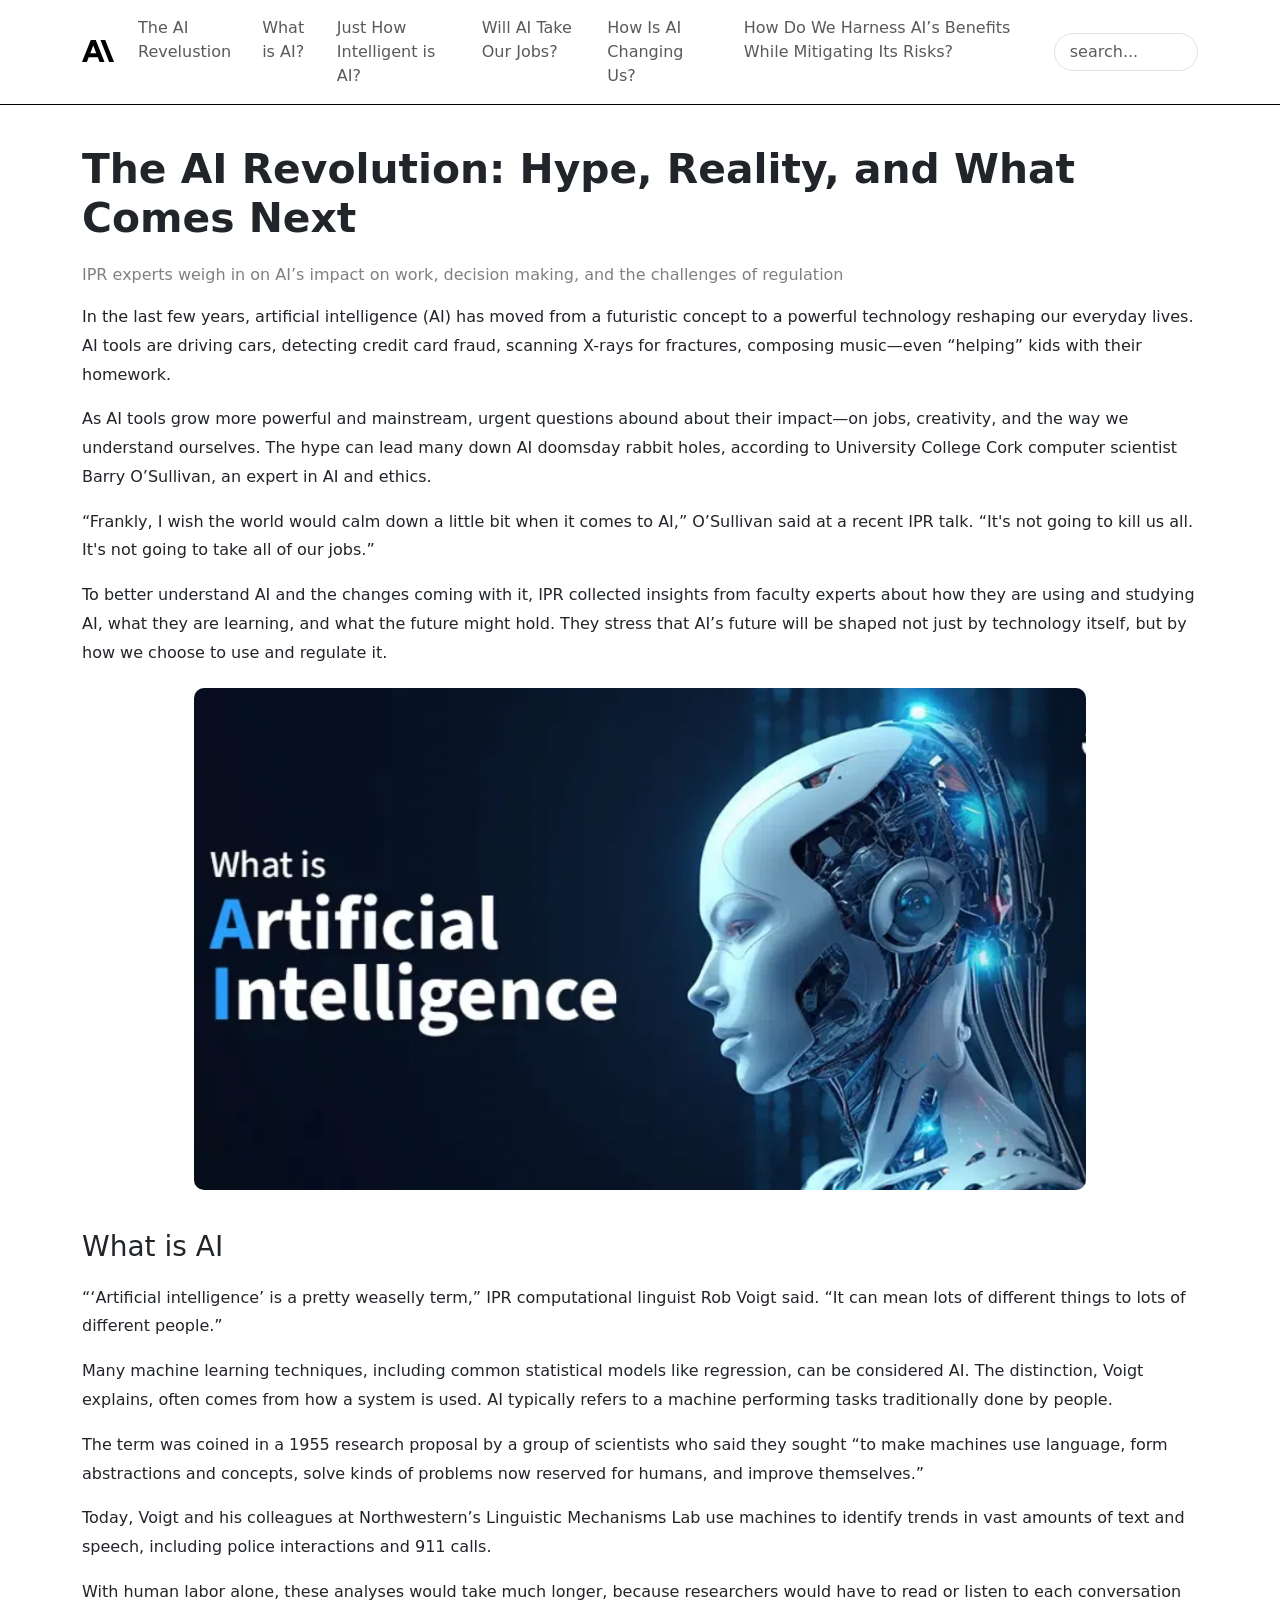
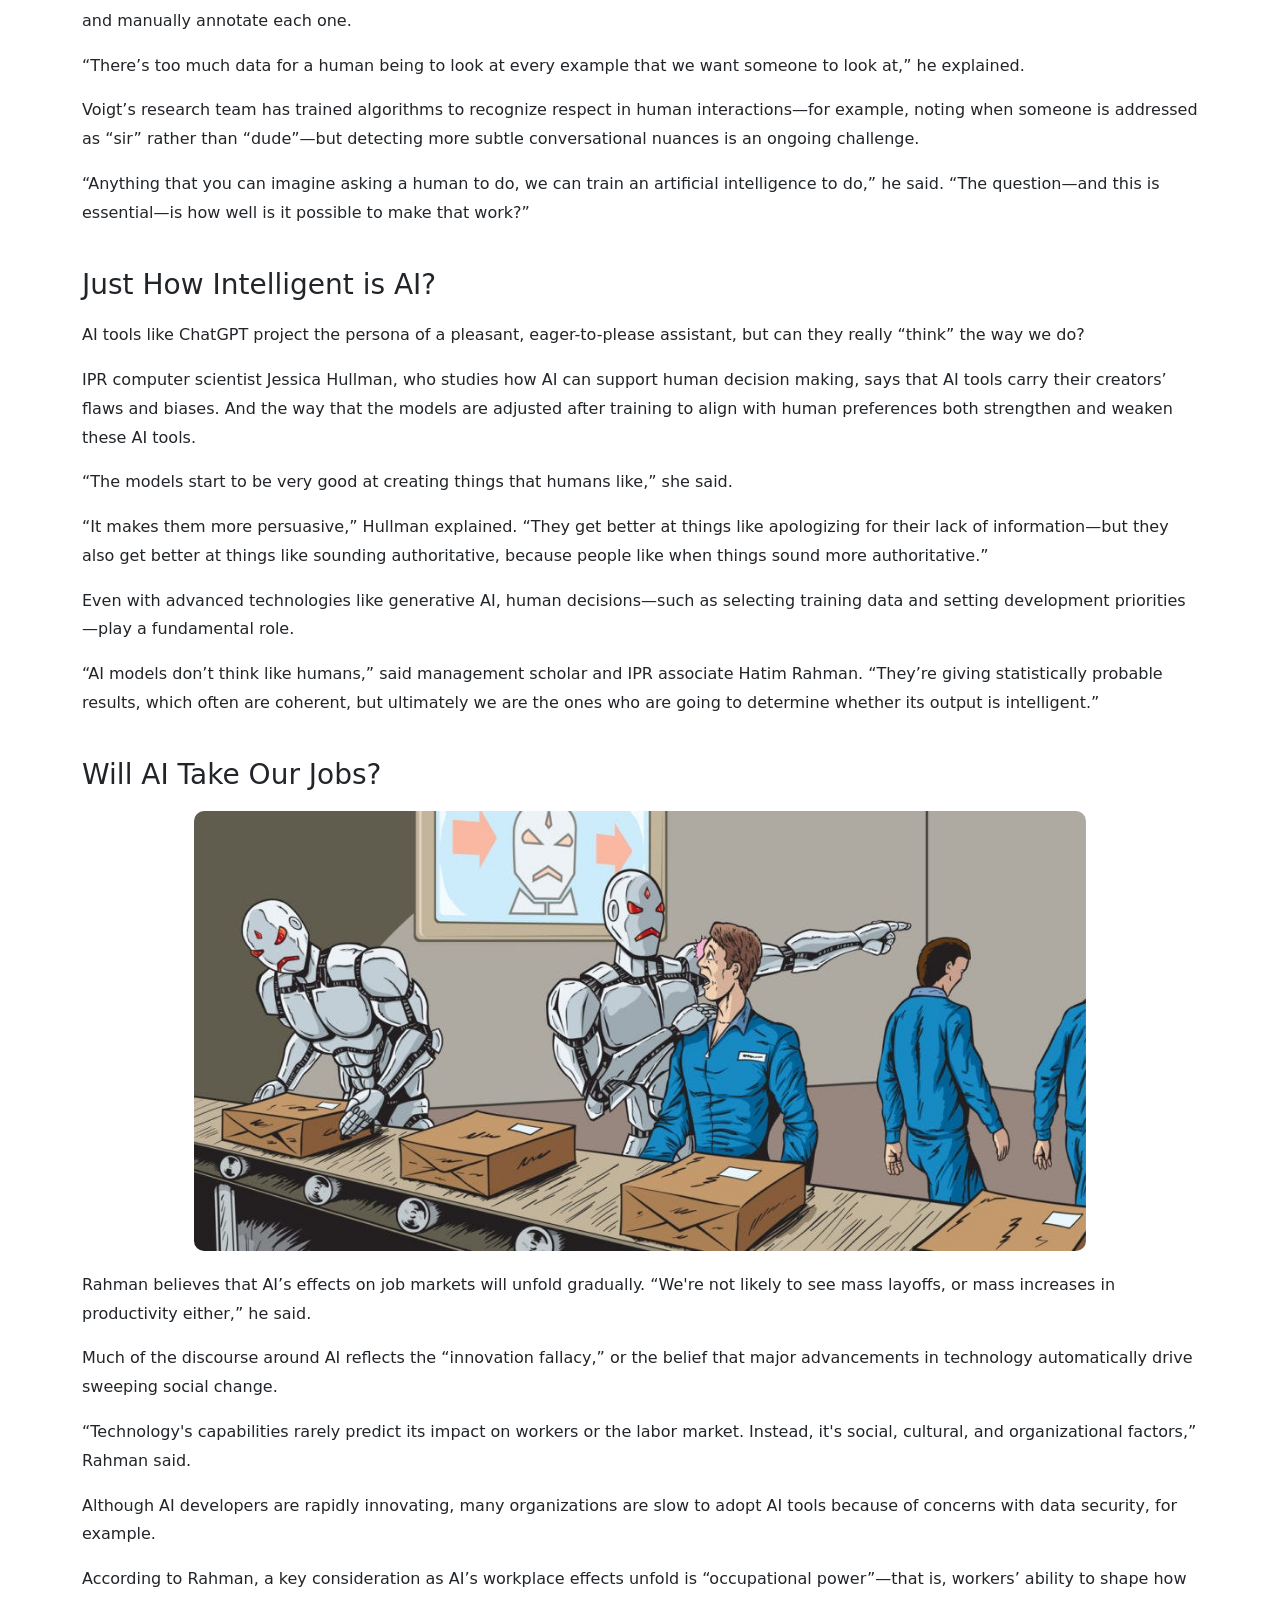
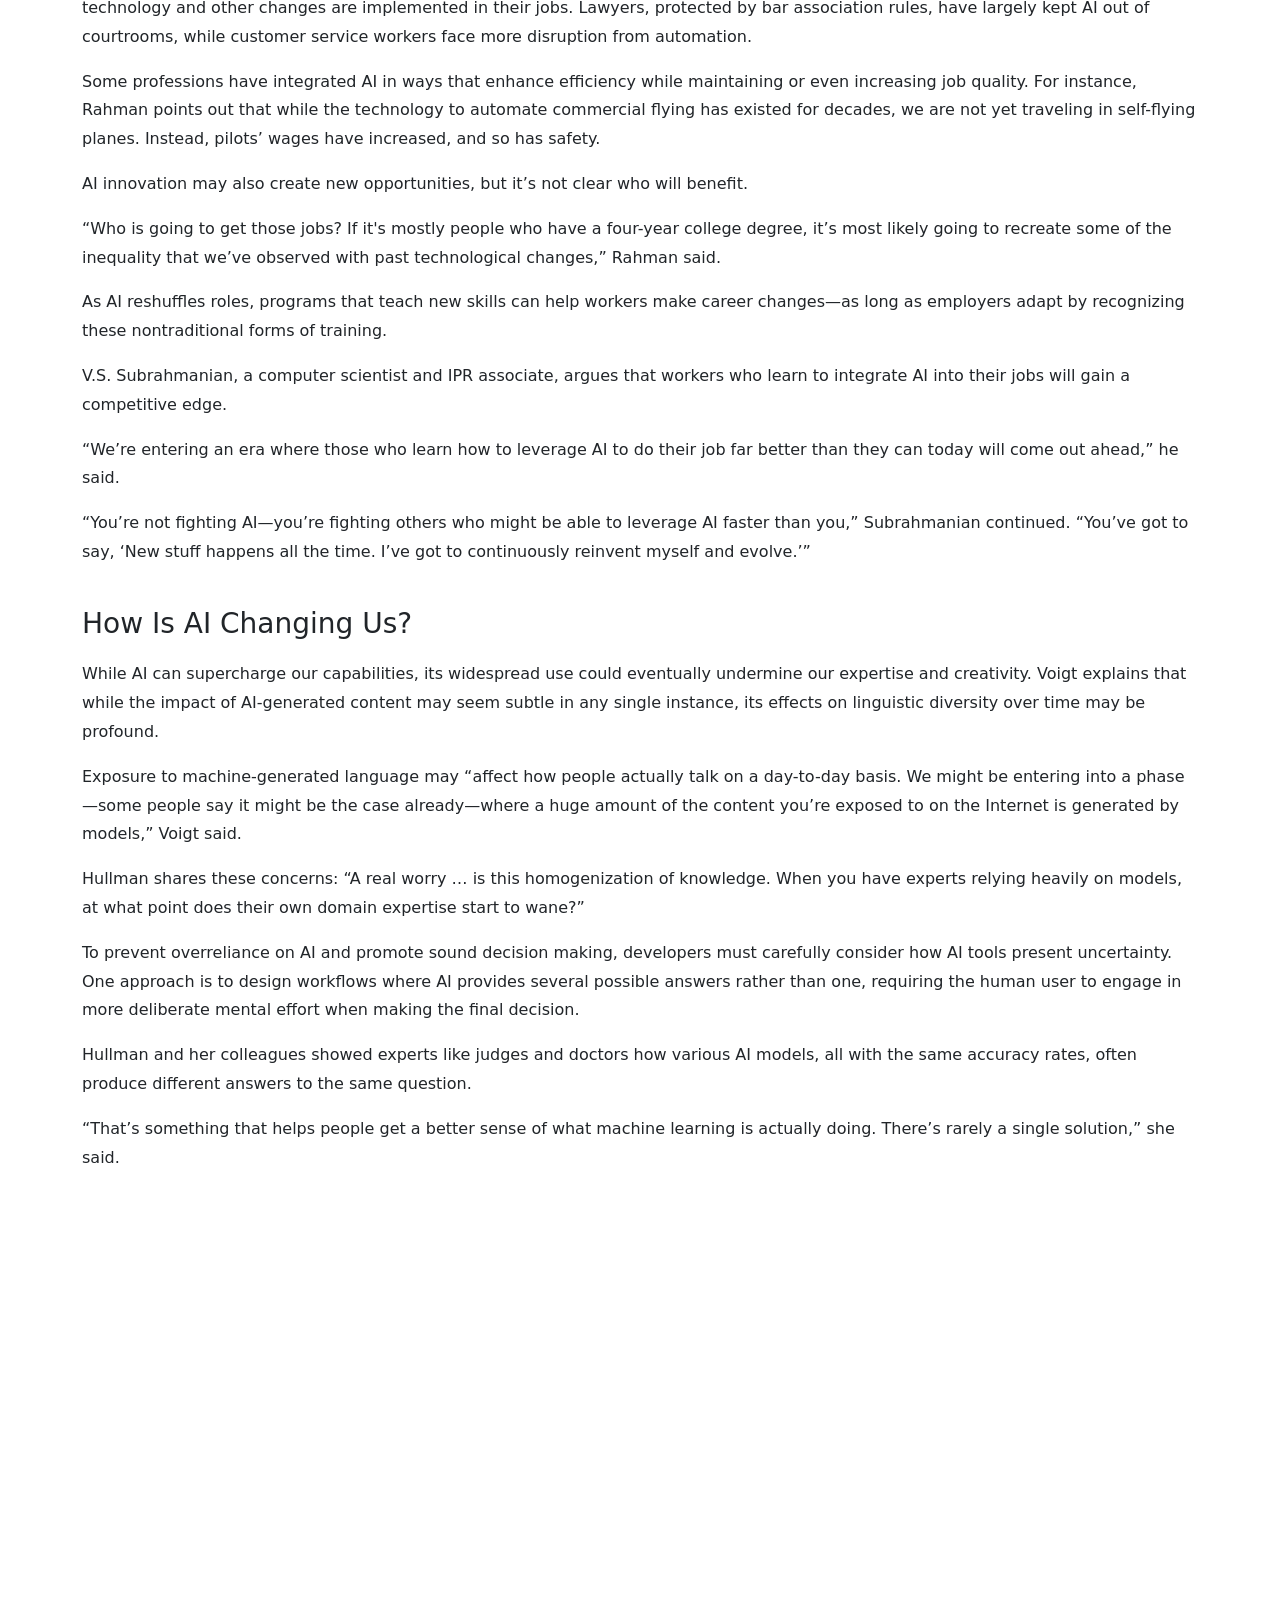
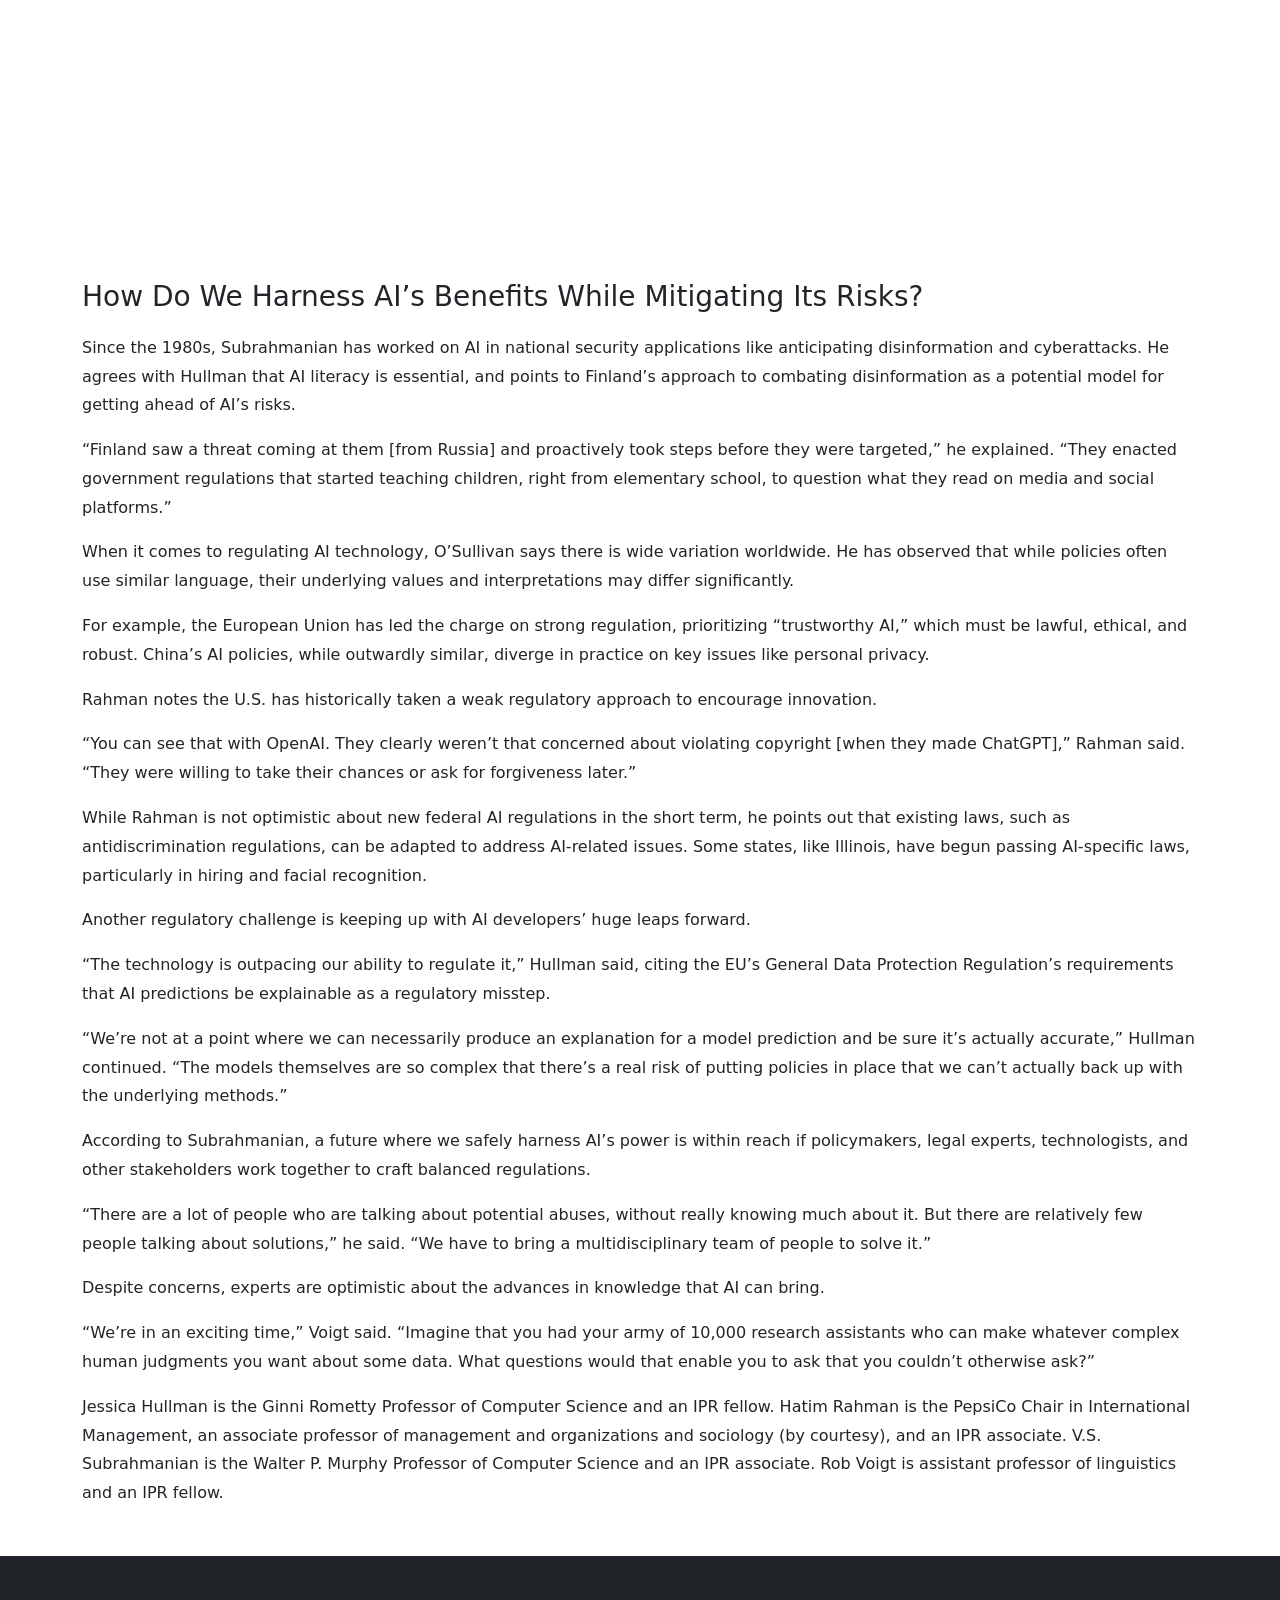
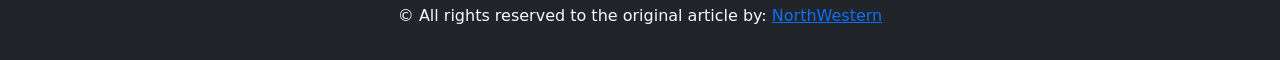
<file: article/ai/index.html>
<!DOCTYPE html>
<html lang="en">
<head>
    <meta charset="UTF-8">
    <meta name="viewport" content="width=device-width, initial-scale=1.0">
    <title>AI Revolution</title>
    <link rel="stylesheet" href="style.css">
    <link href="https://cdn.jsdelivr.net/npm/bootstrap@5.3.8/dist/css/bootstrap.min.css" rel="stylesheet" integrity="sha384-sRIl4kxILFvY47J16cr9ZwB07vP4J8+LH7qKQnuqkuIAvNWLzeN8tE5YBujZqJLB" crossorigin="anonymous">
</head>
<body>
    <nav class="navbar sticky-top navbar-expand-lg">
        <div class="container">
            <a class="navbar-brand" href="#">
                <img src="anthropic.svg" alt="Logo" width="32" height="32">
            </a>

            <button class="navbar-toggler" type="button" data-bs-toggle="collapse" data-bs-target="#navbarContent">
                <span class="navbar-toggler-icon"></span>
            </button>

            <div class="collapse navbar-collapse" id="navbarContent">
                <ul class="navbar-nav me-auto mb-2 mb-lg-0">
                    <li class="nav-item">
                        <a class="nav-link" href="#TheAIRevelustion">The AI Revelustion</a>
                    </li>
                    <li class="nav-item">
                        <a class="nav-link" href="#WhatIsAI">What is AI?</a>
                    </li>
                    <li class="nav-item">
                        <a class="nav-link" href="#JustHowIntelligentIsAI?">Just How Intelligent is AI?</a>
                    </li>
                    <li class="nav-item">
                        <a class="nav-link" href="#WillAITakeOurJobs?">Will AI Take Our Jobs?</a>
                    </li>
                    <li class="nav-item">
                        <a class="nav-link" href="#HowIsAIChangingUs?">How Is AI Changing Us?</a>
                    </li>
                    <li class="nav-item">
                        <a class="nav-link" href="#HowDoWeHarnessAI’sBenefitsWhileMitigatingItsRisks?">How Do We Harness AI’s Benefits While Mitigating Its Risks?</a>
                    </li>
                </ul>

                <form class="d-flex search-box">
                    <input class="form-control" type="search" placeholder="search...">
                </form>
                
            </div>
        </div>
    </nav>

    <div class="container article-header">
        <h1 id="TheAIRevelustion" class="article-title">The AI Revolution: Hype, Reality, and What Comes Next </h1>
        <p class="article-note">IPR experts weigh in on AI’s impact on work, decision making, and the challenges of regulation </p>

        <div class="article-content">
            <p>In the last few years, artificial intelligence (AI) has moved from a futuristic concept to a powerful technology reshaping our everyday lives. AI tools are driving cars, detecting credit card fraud, scanning X-rays for fractures, composing music—even “helping” kids with their homework. </p>
            <p>As AI tools grow more powerful and mainstream, urgent questions abound about their impact—on jobs, creativity, and the way we understand ourselves. The hype can lead many down AI doomsday rabbit holes, according to University College Cork computer scientist Barry O’Sullivan, an expert in AI and ethics.  </p>
            <p>“Frankly, I wish the world would calm down a little bit when it comes to AI,” O’Sullivan said at a recent IPR talk. “It's not going to kill us all. It's not going to take all of our jobs.”</p>
            <p>To better understand AI and the changes coming with it, IPR collected insights from faculty experts about how they are using and studying AI, what they are learning, and what the future might hold. They stress that AI’s future will be shaped not just by technology itself, but by how we choose to use and regulate it.</p>
        </div>

        <img class="article-img" alt="artificial intelligence picture" src="WhatIsAi.png" alt="">

        <div class="article-content">
            <h3 id="WhatIsAI">What is AI</h3>
            
            <p>“‘Artificial intelligence’ is a pretty weaselly term,” IPR computational linguist Rob Voigt said. “It can mean lots of different things to lots of different people.”</p>
            
            <p>Many machine learning techniques, including common statistical models like regression, can be considered AI. The distinction, Voigt explains, often comes from how a system is used. AI typically refers to a machine performing tasks traditionally done by people. </p>
            
            <p>The term was coined in a 1955 research proposal by a group of scientists who said they sought “to make machines use language, form abstractions and concepts, solve kinds of problems now reserved for humans, and improve themselves.”  </p>
            
            <p>Today, Voigt and his colleagues at Northwestern’s Linguistic Mechanisms Lab use machines to identify trends in vast amounts of text and speech, including police interactions and 911 calls.  </p>
            
            <p>With human labor alone, these analyses would take much longer, because researchers would have to read or listen to each conversation and manually annotate each one.  </p>
            
            <p>“There’s too much data for a human being to look at every example that we want someone to look at,” he explained. </p>
            
            <p>Voigt’s research team has trained algorithms to recognize respect in human interactions—for example, noting when someone is addressed as “sir” rather than “dude”—but detecting more subtle conversational nuances is an ongoing challenge.  </p>
            
            <p>“Anything that you can imagine asking a human to do, we can train an artificial intelligence to do,” he said. “The question—and this is essential—is how well is it possible to make that work?”  </p>
            
            <h3 id="JustHowIntelligentIsAI?">Just How Intelligent is AI?</h3>

            <p>AI tools like ChatGPT project the persona of a pleasant, eager-to-please assistant, but can they really “think” the way we do?</p>

            <p>IPR computer scientist Jessica Hullman, who studies how AI can support human decision making, says that AI tools carry their creators’ flaws and biases. And the way that the models are adjusted after training to align with human preferences both strengthen and weaken these AI tools.</p>

            <p>“The models start to be very good at creating things that humans like,” she said.</p>

            <p>“It makes them more persuasive,” Hullman explained. “They get better at things like apologizing for their lack of information—but they also get better at things like sounding authoritative, because people like when things sound more authoritative.”</p>

            <p>Even with advanced technologies like generative AI, human decisions—such as selecting training data and setting development priorities—play a fundamental role.</p>

            <p>“AI models don’t think like humans,” said management scholar and IPR associate Hatim Rahman. “They’re giving statistically probable results, which often are coherent, but ultimately we are the ones who are going to determine whether its output is intelligent.”</p>

            <h3 id="WillAITakeOurJobs?">Will AI Take Our Jobs?</h3>

        </div>

        <div class="article-content">

            <img class="article-img" alt="artificial intelligence taking over jobs" src="can AI take my job.jpg" alt="">

            <p>Rahman believes that AI’s effects on job markets will unfold gradually. “We're not likely to see mass layoffs, or mass increases in productivity either,” he said.</p>

            <p>Much of the discourse around AI reflects the “innovation fallacy,” or the belief that major advancements in technology automatically drive sweeping social change.</p>

            <p>“Technology's capabilities rarely predict its impact on workers or the labor market. Instead, it's social, cultural, and organizational factors,” Rahman said.</p>

            <p>Although AI developers are rapidly innovating, many organizations are slow to adopt AI tools because of concerns with data security, for example.</p>

            <p>According to Rahman, a key consideration as AI’s workplace effects unfold is “occupational power”—that is, workers’ ability to shape how technology and other changes are implemented in their jobs. Lawyers, protected by bar association rules, have largely kept AI out of courtrooms, while customer service workers face more disruption from automation.</p>

            <p>Some professions have integrated AI in ways that enhance efficiency while maintaining or even increasing job quality. For instance, Rahman points out that while the technology to automate commercial flying has existed for decades, we are not yet traveling in self-flying planes. Instead, pilots’ wages have increased, and so has safety.</p>

            <p>AI innovation may also create new opportunities, but it’s not clear who will benefit.</p>

            <p>“Who is going to get those jobs? If it's mostly people who have a four-year college degree, it’s most likely going to recreate some of the inequality that we’ve observed with past technological changes,” Rahman said.</p>

            <p>As AI reshuffles roles, programs that teach new skills can help workers make career changes—as long as employers adapt by recognizing these nontraditional forms of training.</p>

            <p>V.S. Subrahmanian, a computer scientist and IPR associate, argues that workers who learn to integrate AI into their jobs will gain a competitive edge.</p>

            <p>“We’re entering an era where those who learn how to leverage AI to do their job far better than they can today will come out ahead,” he said.</p>

            <p>“You’re not fighting AI—you’re fighting others who might be able to leverage AI faster than you,” Subrahmanian continued. “You’ve got to say, ‘New stuff happens all the time. I’ve got to continuously reinvent myself and evolve.’”</p>

            <h3 id="HowIsAIChangingUs?">How Is AI Changing Us?</h3>

            <p>While AI can supercharge our capabilities, its widespread use could eventually undermine our expertise and creativity. Voigt explains that while the impact of AI-generated content may seem subtle in any single instance, its effects on linguistic diversity over time may be profound.</p>

            <p>Exposure to machine-generated language may “affect how people actually talk on a day-to-day basis. We might be entering into a phase—some people say it might be the case already—where a huge amount of the content you’re exposed to on the Internet is generated by models,” Voigt said.</p>

            <p>Hullman shares these concerns: “A real worry … is this homogenization of knowledge. When you have experts relying heavily on models, at what point does their own domain expertise start to wane?”</p>

            <p>To prevent overreliance on AI and promote sound decision making, developers must carefully consider how AI tools present uncertainty. One approach is to design workflows where AI provides several possible answers rather than one, requiring the human user to engage in more deliberate mental effort when making the final decision.</p>

            <p>Hullman and her colleagues showed experts like judges and doctors how various AI models, all with the same accuracy rates, often produce different answers to the same question.</p>

            <p>“That’s something that helps people get a better sense of what machine learning is actually doing. There’s rarely a single solution,” she said.</p>

            <div class="video-container">
                <div class="ratio ratio-16x9">
                    <iframe src="https://www.youtube.com/embed/DG2HHvVDWO4" frameborder="0" allowfullscreen></iframe>
                </div>
            </div>
            
            <h3 id="HowDoWeHarnessAI’sBenefitsWhileMitigatingItsRisks?">How Do We Harness AI’s Benefits While Mitigating Its Risks?</h3>

            <p>Since the 1980s, Subrahmanian has worked on AI in national security applications like anticipating disinformation and cyberattacks. He agrees with Hullman that AI literacy is essential, and points to Finland’s approach to combating disinformation as a potential model for getting ahead of AI’s risks.</p>

            <p>“Finland saw a threat coming at them [from Russia] and proactively took steps before they were targeted,” he explained. “They enacted government regulations that started teaching children, right from elementary school, to question what they read on media and social platforms.”</p>

            <p>When it comes to regulating AI technology, O’Sullivan says there is wide variation worldwide. He has observed that while policies often use similar language, their underlying values and interpretations may differ significantly.</p>

            <p>For example, the European Union has led the charge on strong regulation, prioritizing “trustworthy AI,” which must be lawful, ethical, and robust. China’s AI policies, while outwardly similar, diverge in practice on key issues like personal privacy.</p>

            <p>Rahman notes the U.S. has historically taken a weak regulatory approach to encourage innovation.</p>

            <p>“You can see that with OpenAI. They clearly weren’t that concerned about violating copyright [when they made ChatGPT],” Rahman said. “They were willing to take their chances or ask for forgiveness later.”</p>

            <p>While Rahman is not optimistic about new federal AI regulations in the short term, he points out that existing laws, such as antidiscrimination regulations, can be adapted to address AI-related issues. Some states, like Illinois, have begun passing AI-specific laws, particularly in hiring and facial recognition.</p>

            <p>Another regulatory challenge is keeping up with AI developers’ huge leaps forward.</p>

            <p>“The technology is outpacing our ability to regulate it,” Hullman said, citing the EU’s General Data Protection Regulation’s requirements that AI predictions be explainable as a regulatory misstep.</p>

            <p>“We’re not at a point where we can necessarily produce an explanation for a model prediction and be sure it’s actually accurate,” Hullman continued. “The models themselves are so complex that there’s a real risk of putting policies in place that we can’t actually back up with the underlying methods.”</p>

            <p>According to Subrahmanian, a future where we safely harness AI’s power is within reach if policymakers, legal experts, technologists, and other stakeholders work together to craft balanced regulations.</p>

            <p>“There are a lot of people who are talking about potential abuses, without really knowing much about it. But there are relatively few people talking about solutions,” he said. “We have to bring a multidisciplinary team of people to solve it.”</p>

            <p>Despite concerns, experts are optimistic about the advances in knowledge that AI can bring.</p>

            <p>“We’re in an exciting time,” Voigt said. “Imagine that you had your army of 10,000 research assistants who can make whatever complex human judgments you want about some data. What questions would that enable you to ask that you couldn’t otherwise ask?”</p>

            <p>Jessica Hullman is the Ginni Rometty Professor of Computer Science and an IPR fellow. Hatim Rahman is the PepsiCo Chair in International Management, an associate professor of management and organizations and sociology (by courtesy), and an IPR associate. V.S. Subrahmanian is the Walter P. Murphy Professor of Computer Science and an IPR associate. Rob Voigt is assistant professor of linguistics and an IPR fellow.</p>
        </div>

    </div>

    <footer class="bg-dark text-light pt-5 pb-3 mt-5">
        <div class="container">
            <div class="text-center">
                <p mb-0>&copy; All rights reserved to the original article by: <a href="https://www.ipr.northwestern.edu/news/2025/the-ai-revolution.html">NorthWestern</a></p>
            </div>

        </div>

    </footer>


    <script src="https://cdn.jsdelivr.net/npm/bootstrap@5.3.8/dist/js/bootstrap.bundle.min.js" integrity="sha384-FKyoEForCGlyvwx9Hj09JcYn3nv7wiPVlz7YYwJrWVcXK/BmnVDxM+D2scQbITxI" crossorigin="anonymous"></script>
</body>
</html>
</file>
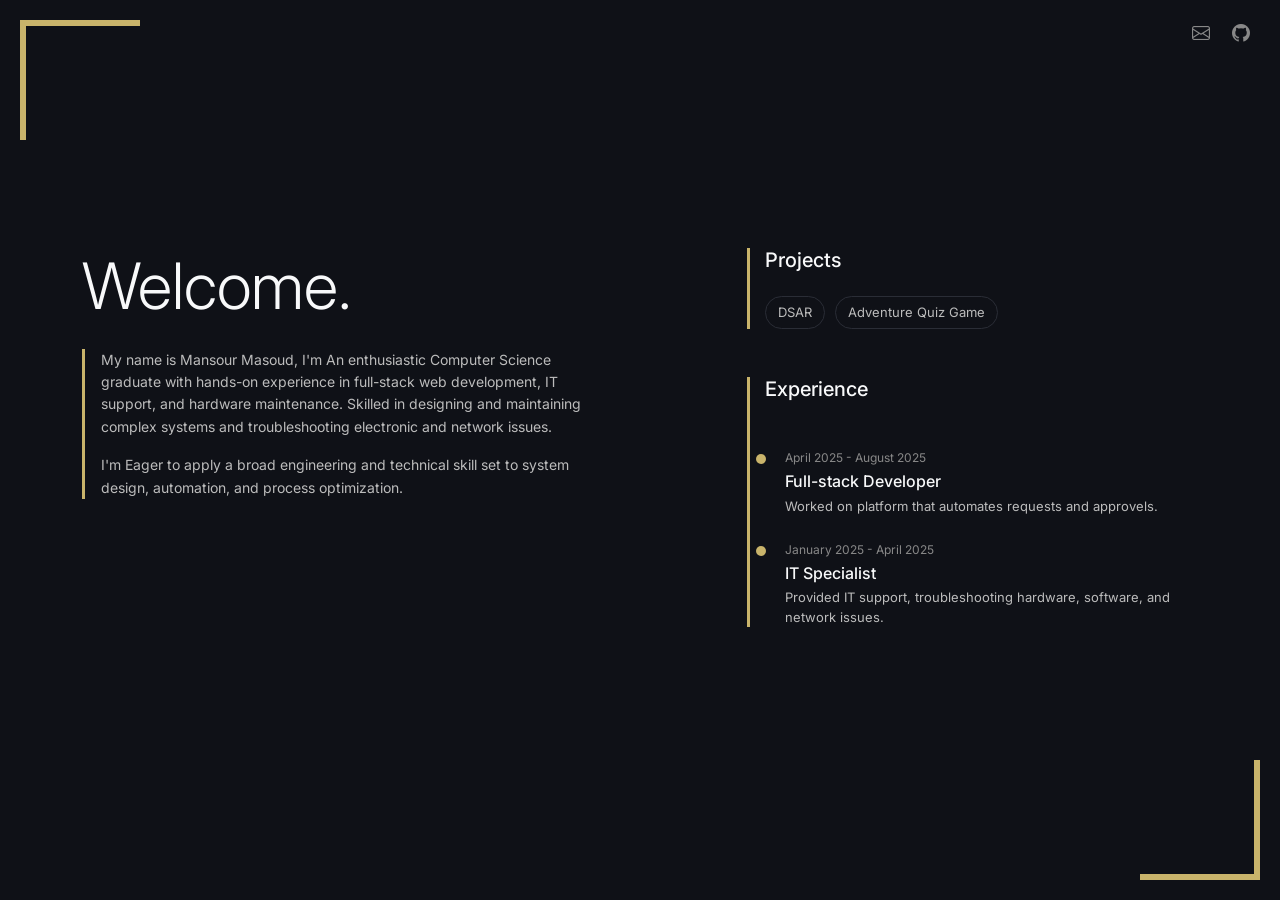
<file: careers/cv/cv.html>
<!DOCTYPE html>
<html lang="en">
<head>
    <meta charset="UTF-8">
    <meta name="viewport" content="width=device-width, initial-scale=1.0">
    <title>Portfolio</title>

    
    <link href="https://cdn.jsdelivr.net/npm/bootstrap@5.3.0/dist/css/bootstrap.min.css" rel="stylesheet">
    <link href="https://fonts.googleapis.com/css2?family=Inter:wght@300;400;600&display=swap" rel="stylesheet">
    <link href="https://cdn.jsdelivr.net/npm/bootstrap-icons@1.11.3/font/bootstrap-icons.css" rel="stylesheet">
    <link rel="stylesheet" href="style.css">
</head>
<body>
    <div class="main container-fluid d-flex align-items-center">
        <div class="corner top-left"></div>
        <div class="corner bottom-right"></div>

        <div class="container">
            <div class="row align-item-center">

                <!--left side-->
                <div class="col-lg-7 text-light">
                    <h1 class="display-3 fw-light">Welcome.</h1>

                    <div class="intro mt-4 ps-3">
                        <p> 
                            My name is Mansour Masoud, I'm An enthusiastic Computer Science graduate with hands-on 
                            experience in full-stack web development, IT support, and hardware maintenance. 
                            Skilled in designing and maintaining complex systems and troubleshooting electronic 
                            and network issues.
                        </p>

                        <p> 
                            I'm Eager to apply a broad engineering and technical skill set to system design, 
                            automation, and process optimization.
                        </p>
                    </div>
                </div>

                <!--right side-->
                <div class="col-lg-5 text-light mt-5 mt-lg-0">
                    <div class="info-box mb-5">

                        <h5 class="mb-4">Projects</h5>

                        <div class="projects">
                            <a href="https://github.com/MansourM134/DSAR">DSAR</a>
                            <a href="https://github.com/MansourM134/UNIT-PROJECT-1">Adventure Quiz Game</a>
                        </div>

                    </div>

                    <div class="info-box timeline">
                        <h5 class="mb-5">Experience</h5>

                        <div class="timeline-item">
                            <span class="timeline-date">April 2025 - August 2025</span>
                            <h6>Full-stack Developer</h6>
                            <p>Worked on platform that automates requests and approvels.</p>
                        </div>

                        <div class="timeline-item">
                            <span class="timeline-date">January 2025 - April 2025</span>
                            <h6>IT Specialist</h6>
                            <p>Provided IT support, troubleshooting hardware, software, and network issues.</p>
                        </div>

                    </div>
                </div>
            </div>
        </div>

            <!--icons-->
        <div class="icons">
            <a href="mailto:mansourmasood@gmail.com" target="_blank" class="icon"> <i class="bi bi-envelope"></i></a>
            <a href="https://github.com/MansourM134" target="_blank" class="icon"><i class="bi bi-github"></i></a>
        </div>

    </div>
    
    

</body>
</html>
</file>
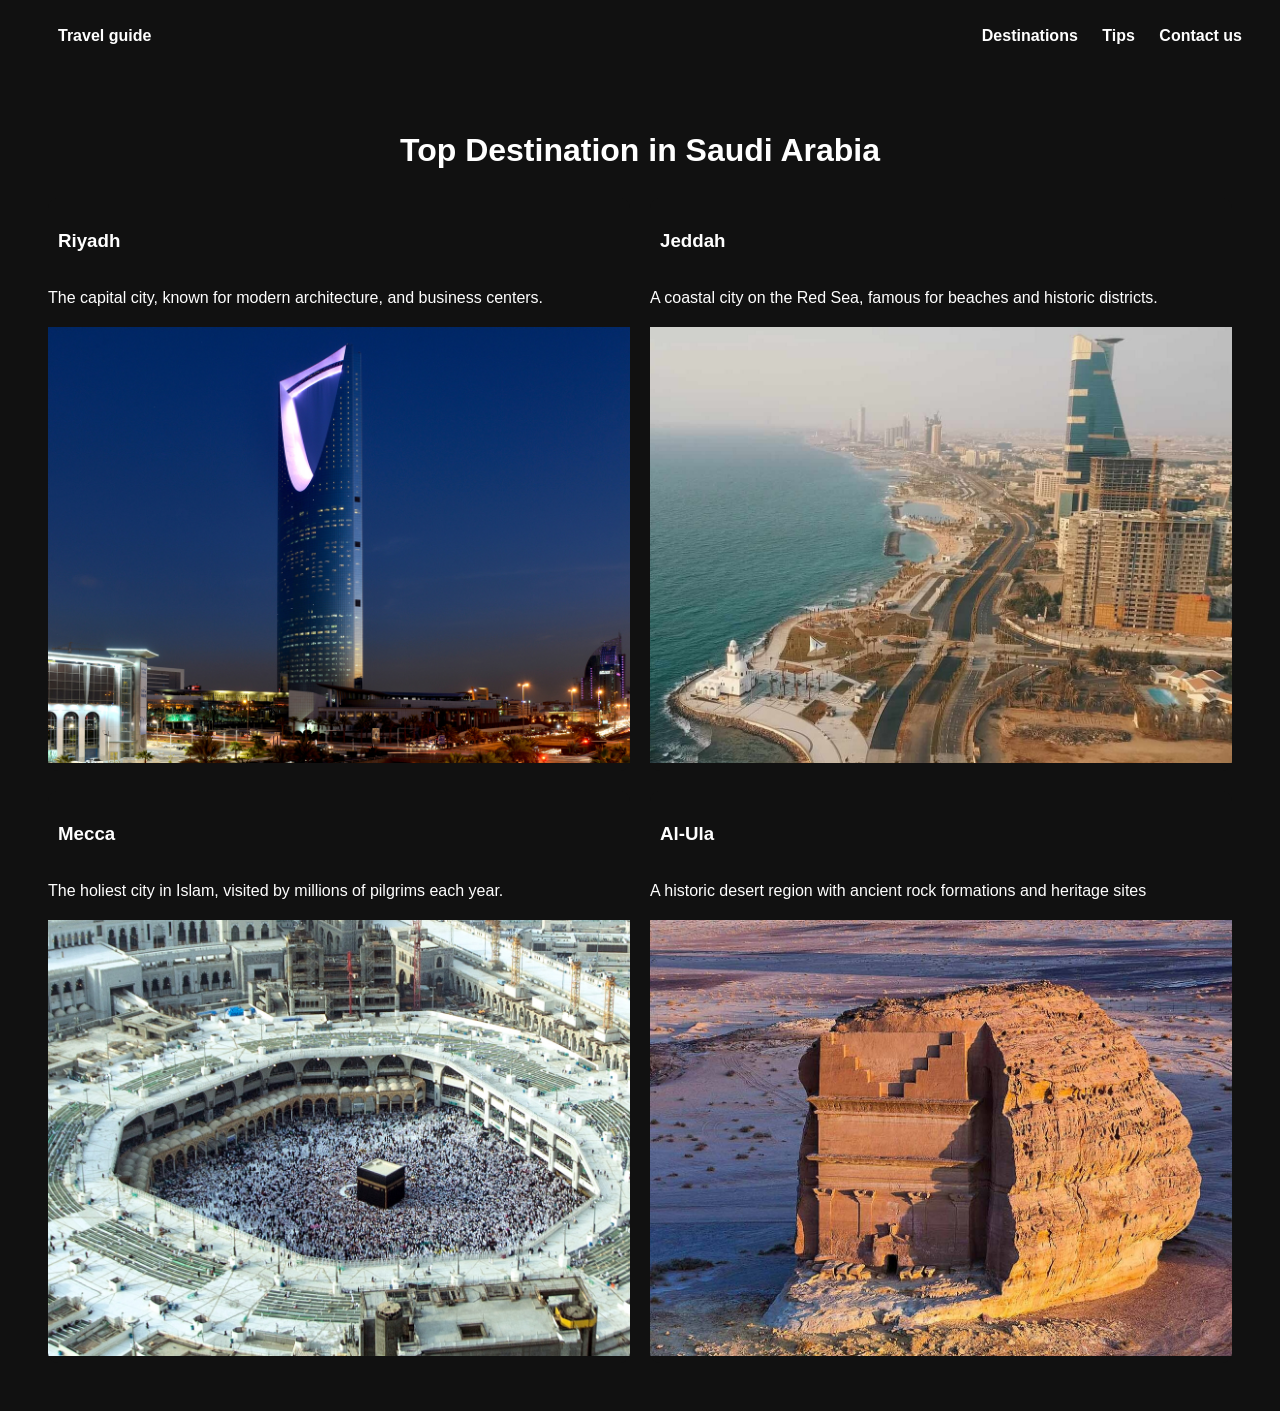
<file: css/introduction/destinations.html>
<!DOCTYPE html>
<html lang="en">
<head>
    <meta charset="UTF-8">
    <meta name="viewport" content="width=device-width, initial-scale=1.0">
    <title>Destinations</title>
    <link rel="stylesheet" href="style.css">
</head>

<body>

    <div class="navbar">
        
                <div><b><a href="travel_guide.html">Travel guide</a></b></div>
                <div>
                    <a href="destinations.html">Destinations</a>
                    <a href="travel_tips.html">Tips</a>
                    <a href="feedback.html">Contact us</a>
            
                </div>
    </div>

    <div class="section">
        <h1 align="center">Top Destination in Saudi Arabia</h1>

        <div class="cards">
            
            <div class="card">
                <h3>Riyadh</h3>
                <p>The capital city, known for modern architecture, and business centers.</p>
                <img src="Riyadh.jpg" alt="" width="100%">
            </div>
            
            <div class="card">
                <h3>Jeddah</h3>
                <p>A coastal city on the Red Sea, famous for beaches and historic districts.</p>
                <img src="jeddah1.jpeg" alt="" width="100%"> 
            </div>

            <div class="card">
                <h3>Mecca</h3>
                <p>The holiest city in Islam, visited by millions of pilgrims each year.</p>
                <img src="Mecca1.jpg" alt="" width="100%">
            </div>
        
            <div class="card">
                <h3>Al-Ula</h3>
                <p>A historic desert region with ancient rock formations and heritage sites</p>
                <img src="AlUla.jpg" alt="" width="100%">
            </div>
            



        </div>
    </div>
    
</body>
</html>
</file>
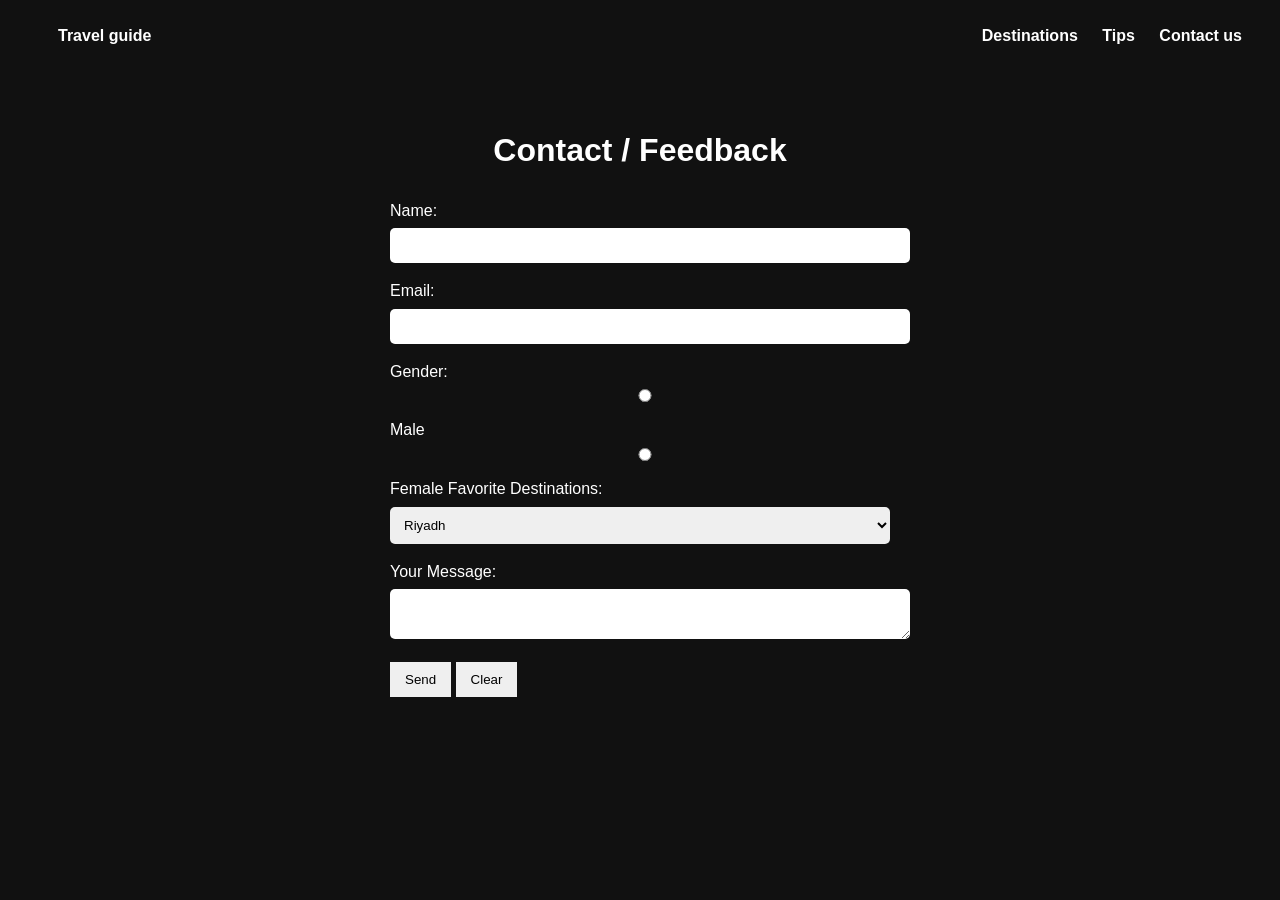
<file: css/introduction/feedback.html>
<!DOCTYPE html>
<html lang="en">
<head>
    <meta charset="UTF-8">
    <meta name="viewport" content="width=device-width, initial-scale=1.0">
    <title>Feedback</title>
    <link rel="stylesheet" href="style.css">
</head>

<body>

    <div class="navbar">
        
        <div><b><a href="travel_guide.html">Travel guide</a></b></div>
        <div>
            <a href="destinations.html">Destinations</a>
            <a href="travel_tips.html">Tips</a>
            <a href="feedback.html">Contact us</a>
            
        </div>
    </div>

    <div class="section">
        <h1 align="center">Contact / Feedback</h1>

        
        <form>
            <label>Name:</label>
            <input type="text" name="name">

            <label>Email:</label>
            <input type="text" name="Email">

            <label>Gender:</label>
            <input type="radio" name="gender"> Male
            <input type="radio" name="gender"> Female

            <label>Favorite Destinations:</label>
            <select name="destination" >
            <option>Riyadh</option>
            <option>Jeddah</option>
            <option>Mecca</option>
            <option>Al-Ula</option>
            </select>

            <label>Your Message:</label>
            <textarea name="message"></textarea>

            <button type="submit">Send</button>
            <button type="reset">Clear</button>

                            
        </form>
    </div>


</body>
</html>
</file>
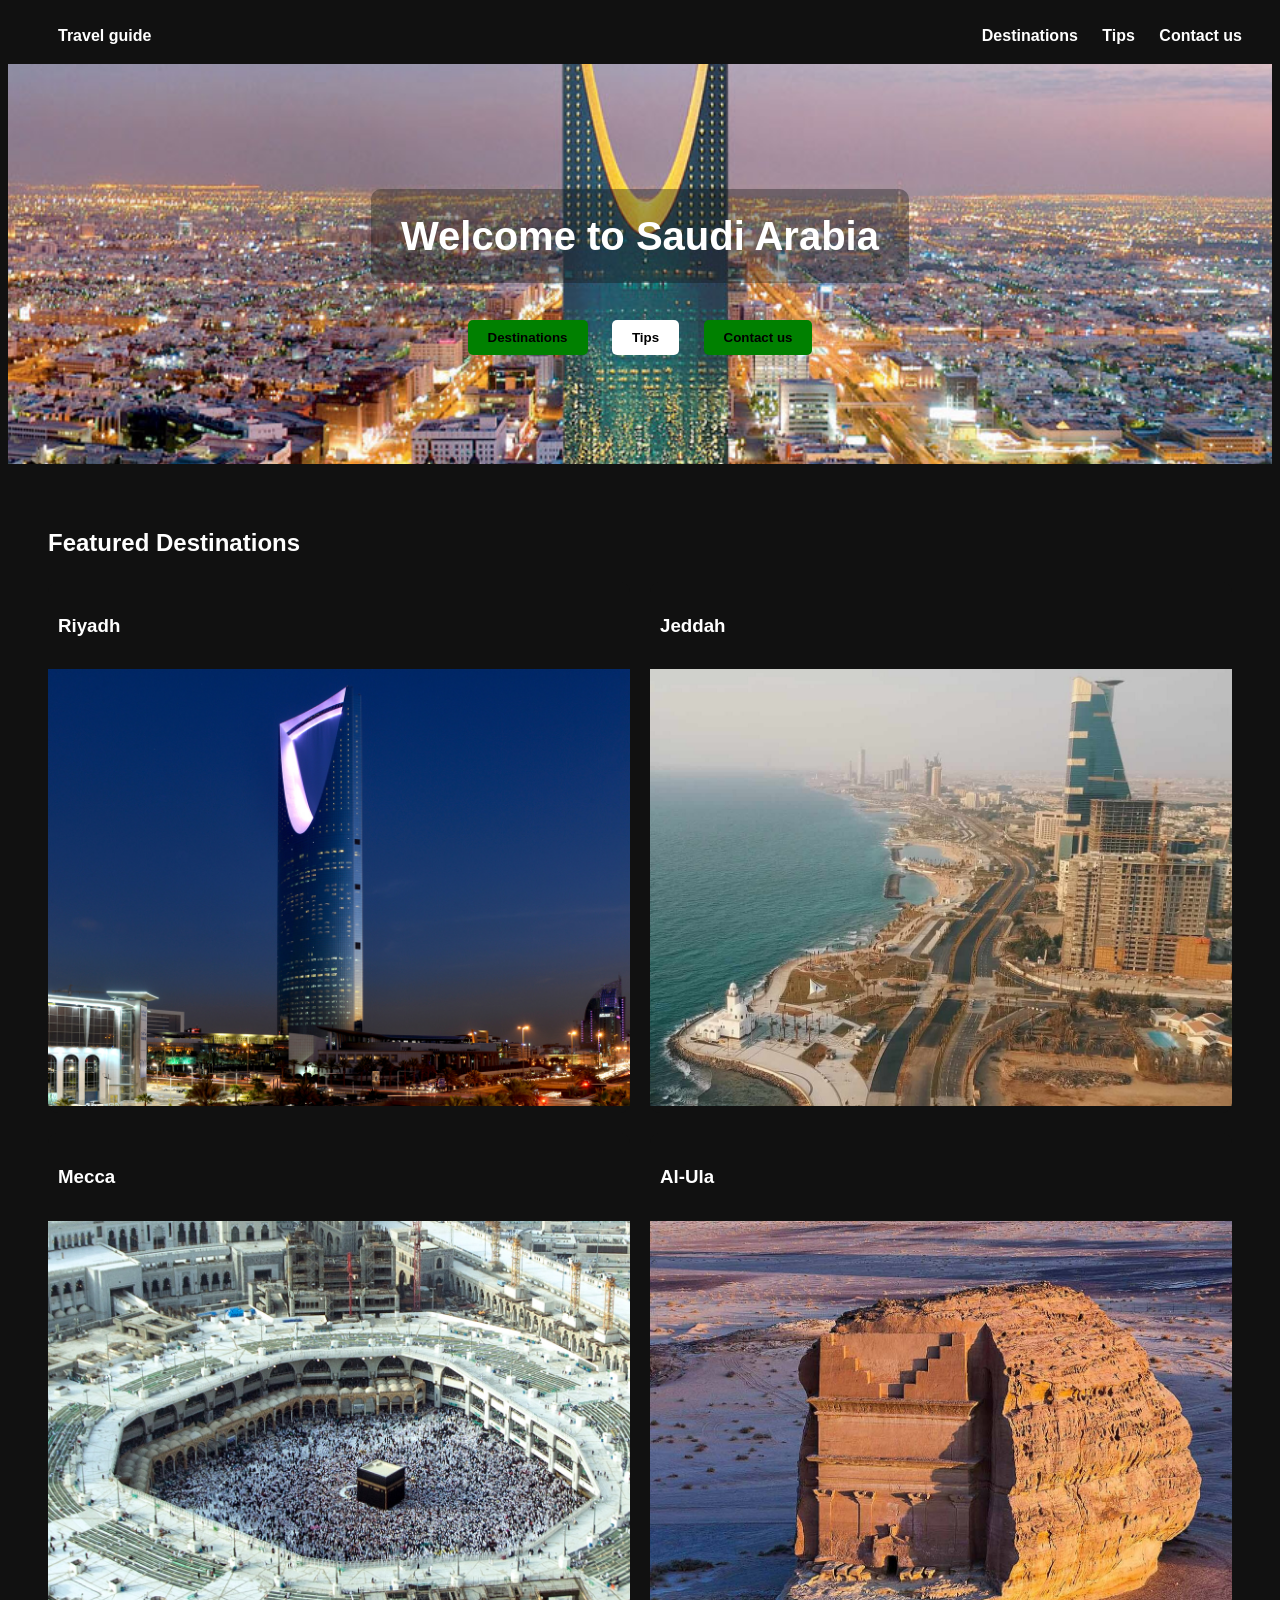
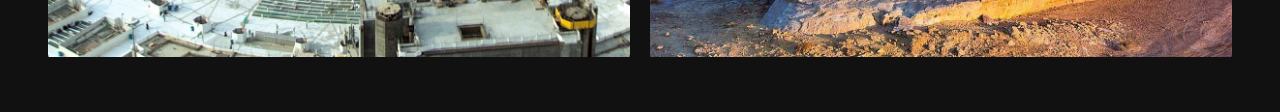
<file: css/introduction/travel_guide.html>
<!DOCTYPE html>
<html lang="en">
<head>
    <meta charset="UTF-8">
    <meta name="viewport" content="width=device-width, initial-scale=1.0">
    <title>Travel guide</title>
    <link rel="stylesheet" href="style.css">
</head>

    <div class="navbar">
    
            <div><b><a href="travel_guide.html">Travel guide</a></b></div>
            <div>
                <a href="destinations.html">Destinations</a>
                <a href="travel_tips.html">Tips</a>
                <a href="feedback.html">Contact us</a>
        
            </div>
    </div>

    <div class="header">
        <div>
            <h1>Welcome to Saudi Arabia</h1>
            <a href="destinations.html"><button class="btn btn-green">Destinations</button></a>
            <a href="travel_tips.html"><button class="btn btn-white">Tips</button></a>
            <a href="feedback.html"><button class="btn btn-green">Contact us</button></a>
        </div>
    </div>

    <div class="section">
        <div>
            <h2>Featured Destinations</h2>
            <div class="cards">

                <div class="card">
                    <h3>Riyadh</h3>
                    <img src="Riyadh.jpg" alt="">
                </div>  

                <div class="card">
                    <h3>Jeddah</h3>
                    <img src="jeddah1.jpeg" alt="">
                </div>
                
                <div class="card">
                    <h3>Mecca</h3>
                    <img src="Mecca1.jpg" alt="">
                </div>

                <div class="card">
                    <h3>Al-Ula</h3>
                    <img src="AlUla.jpg" alt="">
                </div>

            </div>
            
        </div>

    </div>


</body>
</html>
</file>
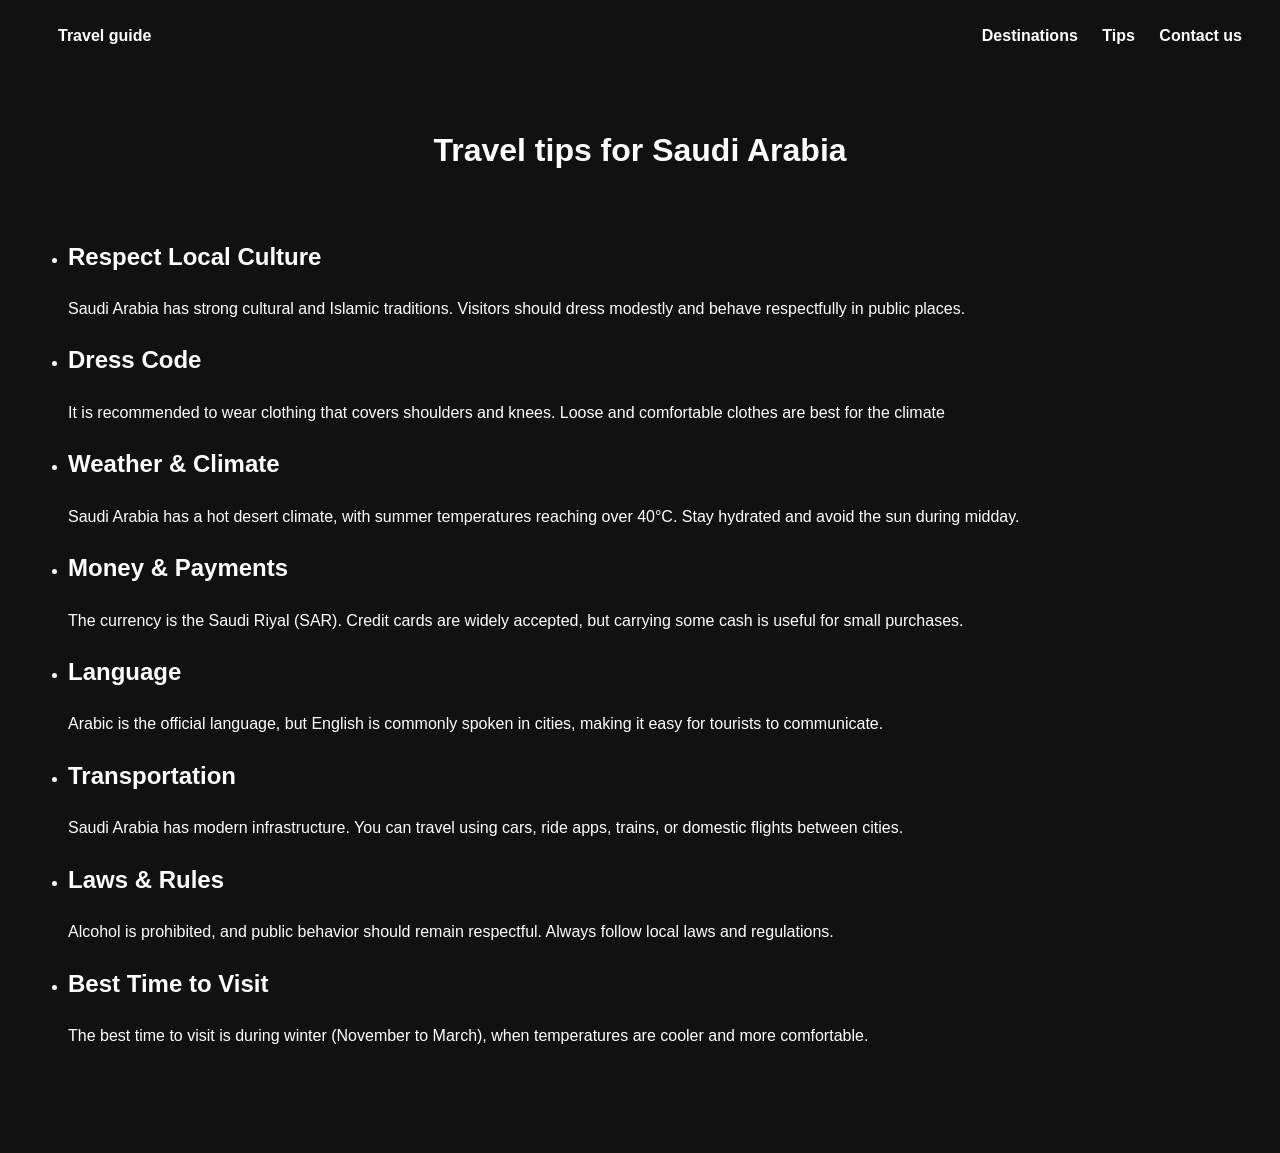
<file: css/introduction/travel_tips.html>
<!DOCTYPE html>
<html lang="en">
<head>
    <meta charset="UTF-8">
    <meta name="viewport" content="width=device-width, initial-scale=1.0">
    <title>Travel Tips</title>
    <link rel="stylesheet" href="style.css">
</head>

<body>

    <div class="navbar">
    
            <div><b><a href="travel_guide.html">Travel guide</a></b></div>
            <div>
                <a href="destinations.html">Destinations</a>
                <a href="travel_tips.html">Tips</a>
                <a href="feedback.html">Contact us</a>
        
            </div>
    </div>


    <div class="section">
        <h1 align="center">Travel tips for Saudi Arabia</h1>

        <ul>
        
            <li>
                <h2>Respect Local Culture</h2>
                <p>Saudi Arabia has strong cultural and Islamic traditions. Visitors should dress modestly and behave respectfully in public places.</p>
            </li>
        

        
            <li>
                <h2>Dress Code</h2>
                <p>It is recommended to wear clothing that covers shoulders and knees. Loose and comfortable clothes are best for the climate</p>
            </li>
        

            
            <li>
                <h2>Weather & Climate</h2>
                <p>Saudi Arabia has a hot desert climate, with summer temperatures reaching over 40°C. Stay hydrated and avoid the sun during midday.</p>
            </li>
            

            
            <li>
                <h2>Money & Payments</h2>
                <p>The currency is the Saudi Riyal (SAR). Credit cards are widely accepted, but carrying some cash is useful for small purchases.</p>
            </li>
            

        
            <li>
                <h2>Language</h2>
                <p>Arabic is the official language, but English is commonly spoken in cities, making it easy for tourists to communicate.</p>
            </li>
        

            
            <li>
                <h2>Transportation</h2>
                <p>Saudi Arabia has modern infrastructure. You can travel using cars, ride apps, trains, or domestic flights between cities.</p>
            </li>
            

            
            <li>
                <h2>Laws & Rules</h2>
                <p>Alcohol is prohibited, and public behavior should remain respectful. Always follow local laws and regulations.</p>
            </li>
            

        
            <li>
                <h2>Best Time to Visit</h2>
                <p>The best time to visit is during winter (November to March), when temperatures are cooler and more comfortable.</p>
            </li>
            
        </ul>
    </div>
    

</body>
</html>
</file>
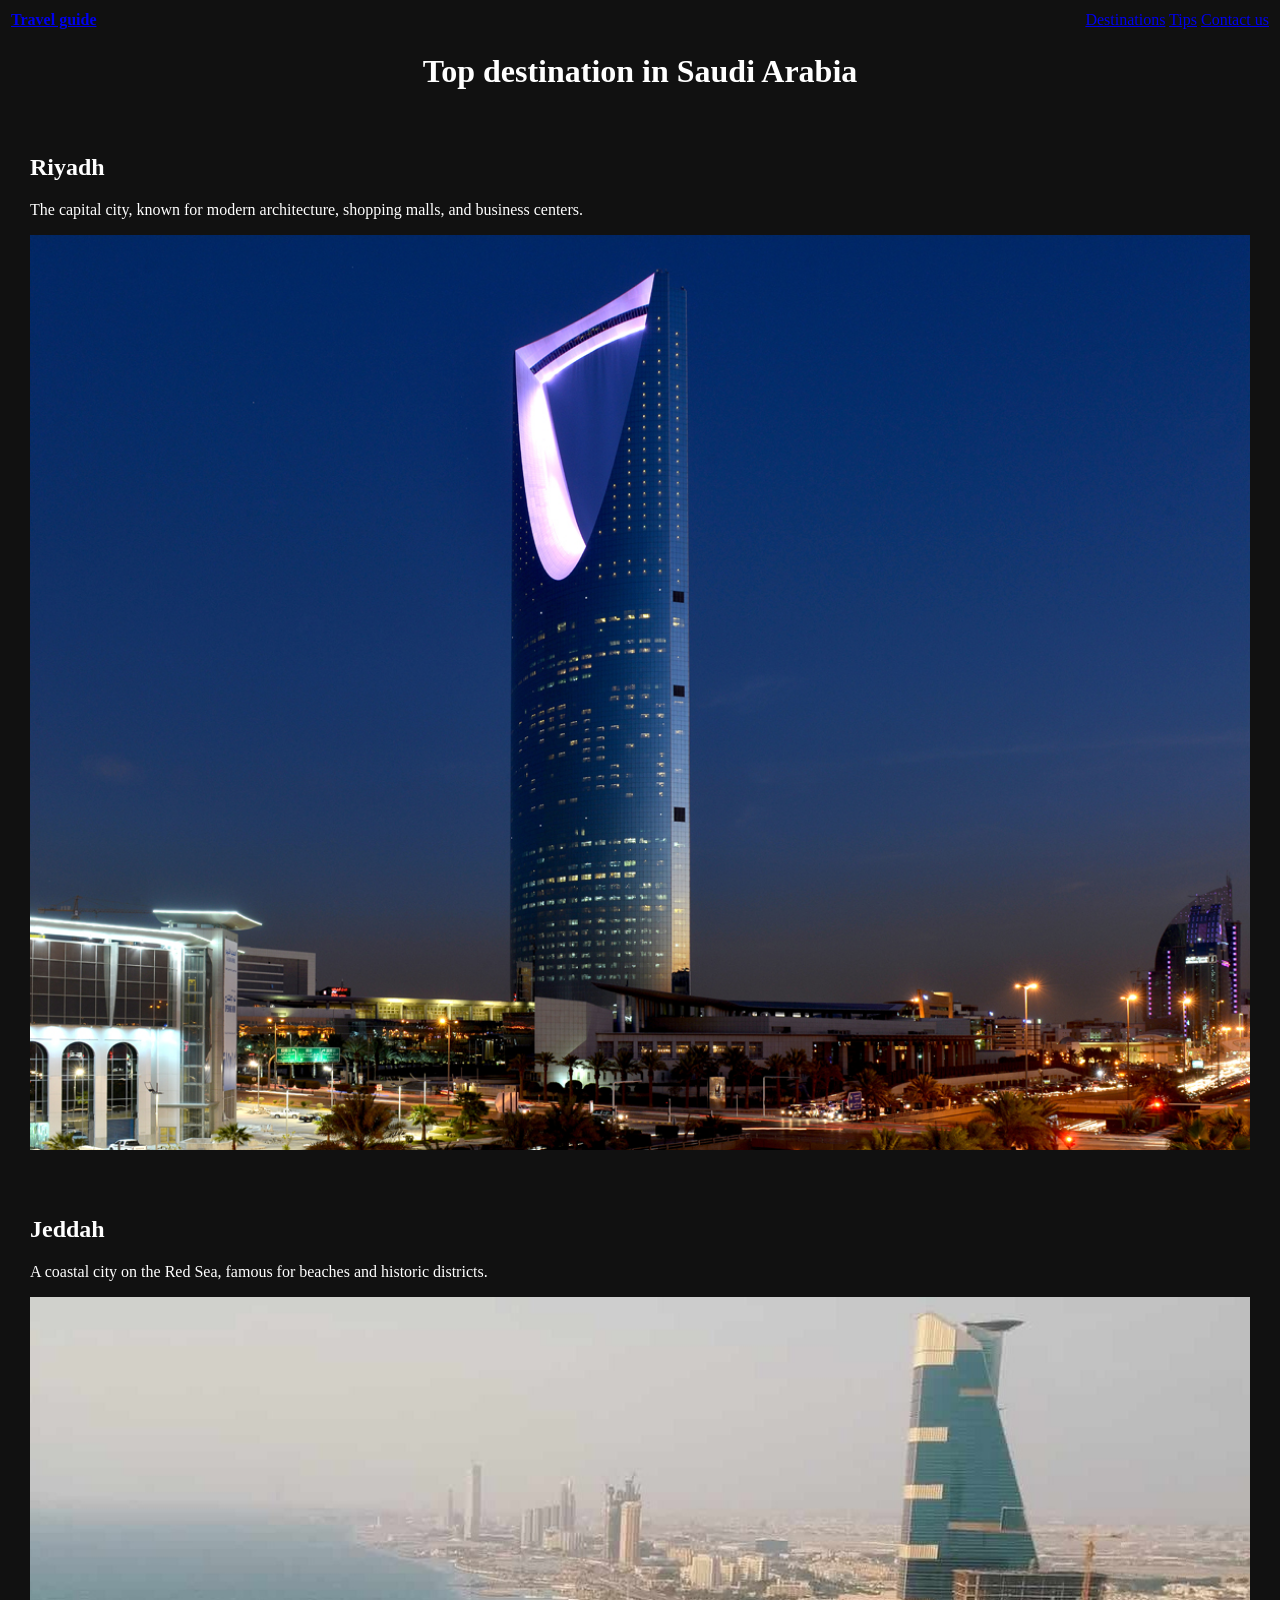
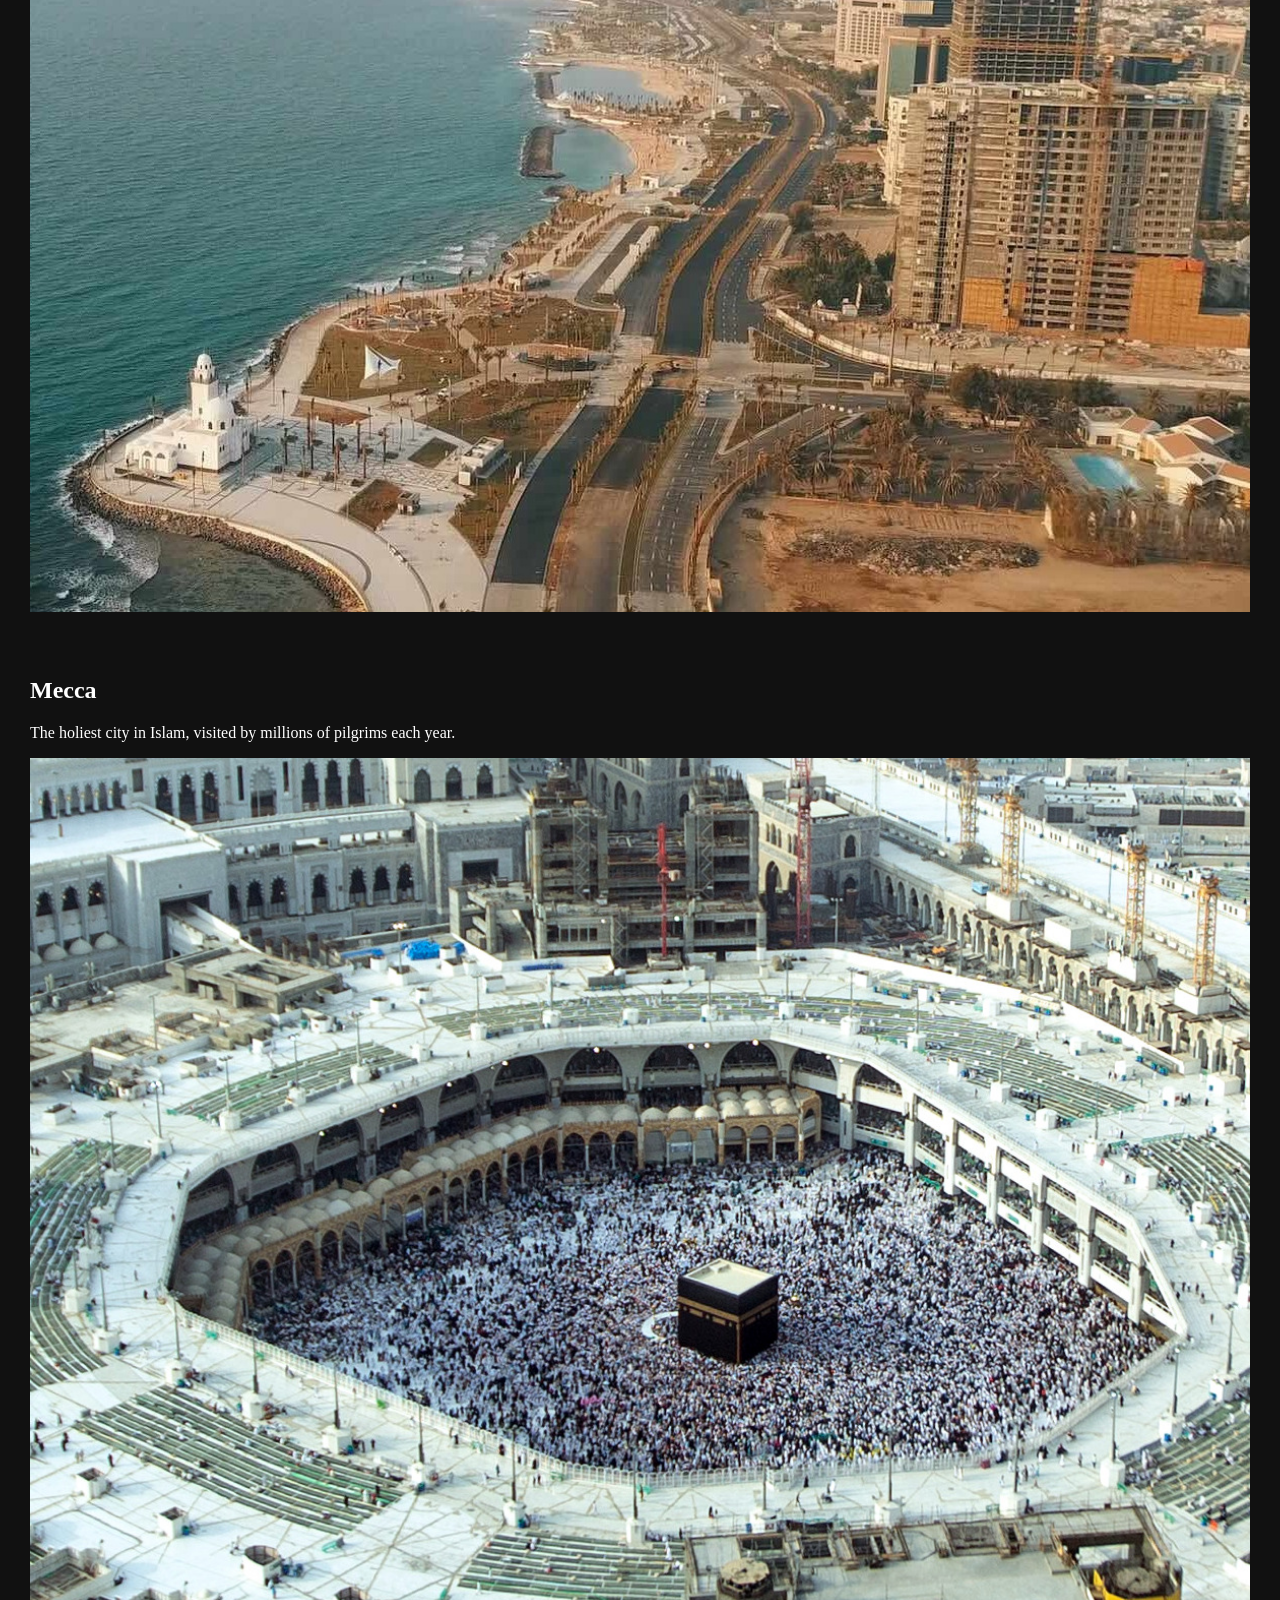
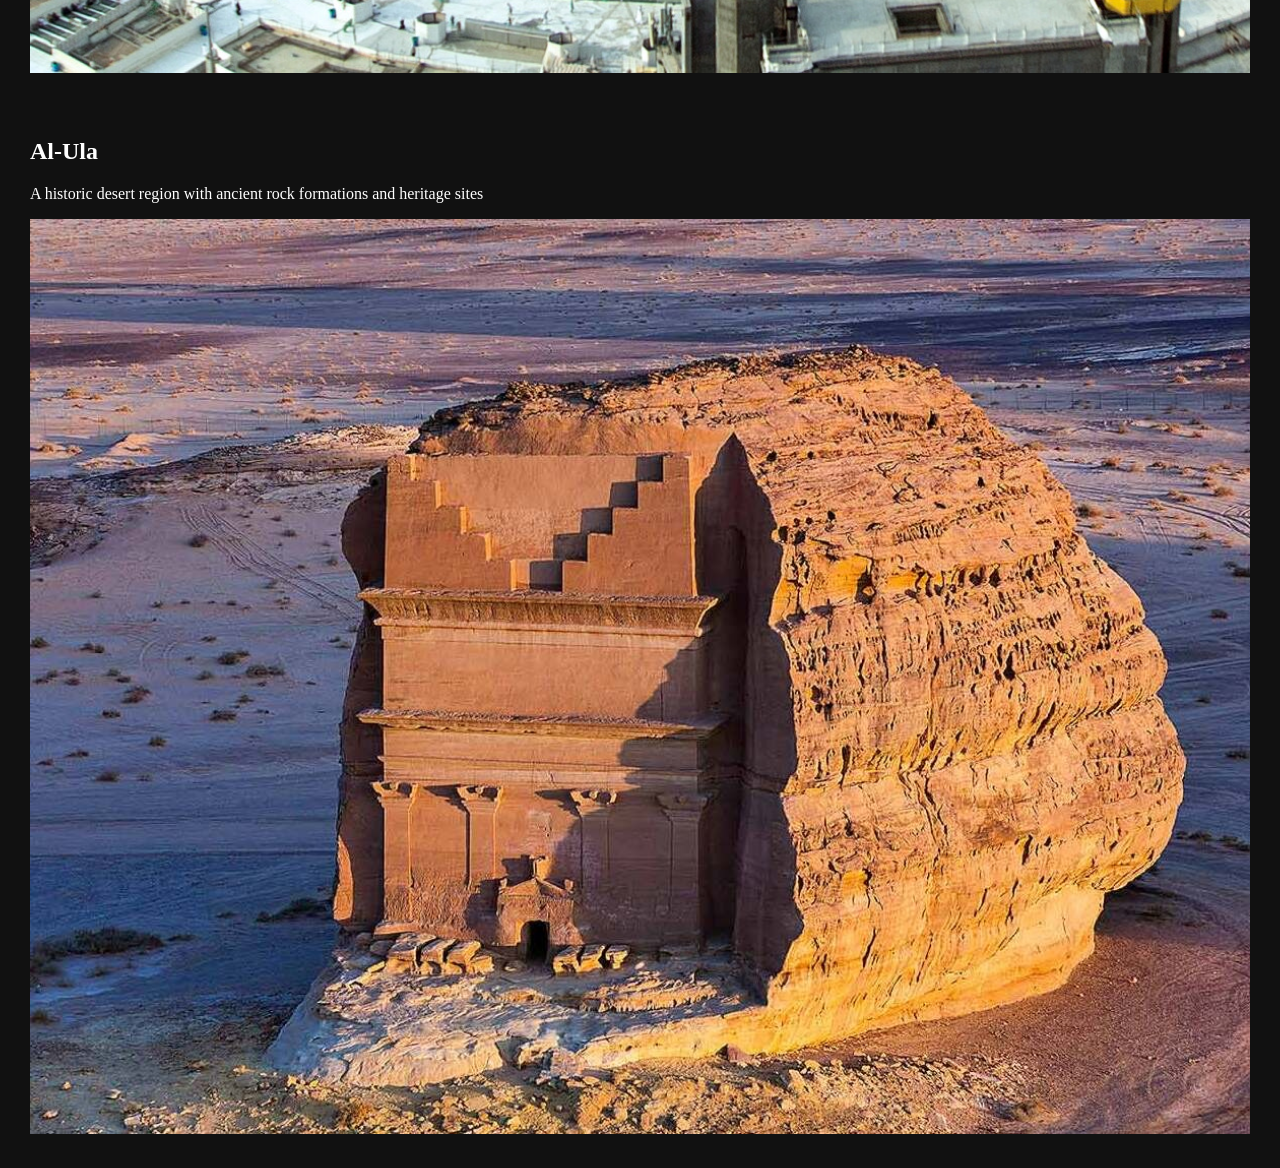
<file: html/introduction/destinations.html>
<!DOCTYPE html>
<html lang="en">
<head>
    <meta charset="UTF-8">
    <meta name="viewport" content="width=device-width, initial-scale=1.0">
    <title>Destinations</title>
</head>

<body>

<body bgcolor="#111111" text="white">

    <table width="100%">
        <tr>
            <td><b><a href="travel_guide.html">Travel guide</a></b></td>
            <td align="right">
                <a href="destinations.html">Destinations</a>
                <a href="travel_tips.html">Tips</a>
                <a href="feedback.html">Contact us</a>
            </td>
        </tr>
    </table>

    <h1 align="center">Top destination in Saudi Arabia</h1>

    <table width="100%" cellpadding="20">
        <tr>
            <td>
                <h2>Riyadh</h2>
                <p>The capital city, known for modern architecture, shopping malls, and business centers.</p>
                <img src="Riyadh.jpg" alt="" width="100%">
            </td>
        </tr>

        <tr>
            <td>
                <h2>Jeddah</h2>
                <p>A coastal city on the Red Sea, famous for beaches and historic districts.</p>
                <img src="jeddah1.jpeg" alt="" width="100%">
            </td>
        </tr>

        <tr>
            <td>
                <h2>Mecca</h2>
                <p>The holiest city in Islam, visited by millions of pilgrims each year.</p>
                <img src="Mecca1.jpg" alt="" width="100%">
            </td>
        </tr>

        <tr>
            <td>
                <h2>Al-Ula</h2>
                <p>A historic desert region with ancient rock formations and heritage sites</p>
                <img src="AlUla.jpg" alt="" width="100%">
            </td>
        </tr>



    </table>
    
</body>
</html>
</file>
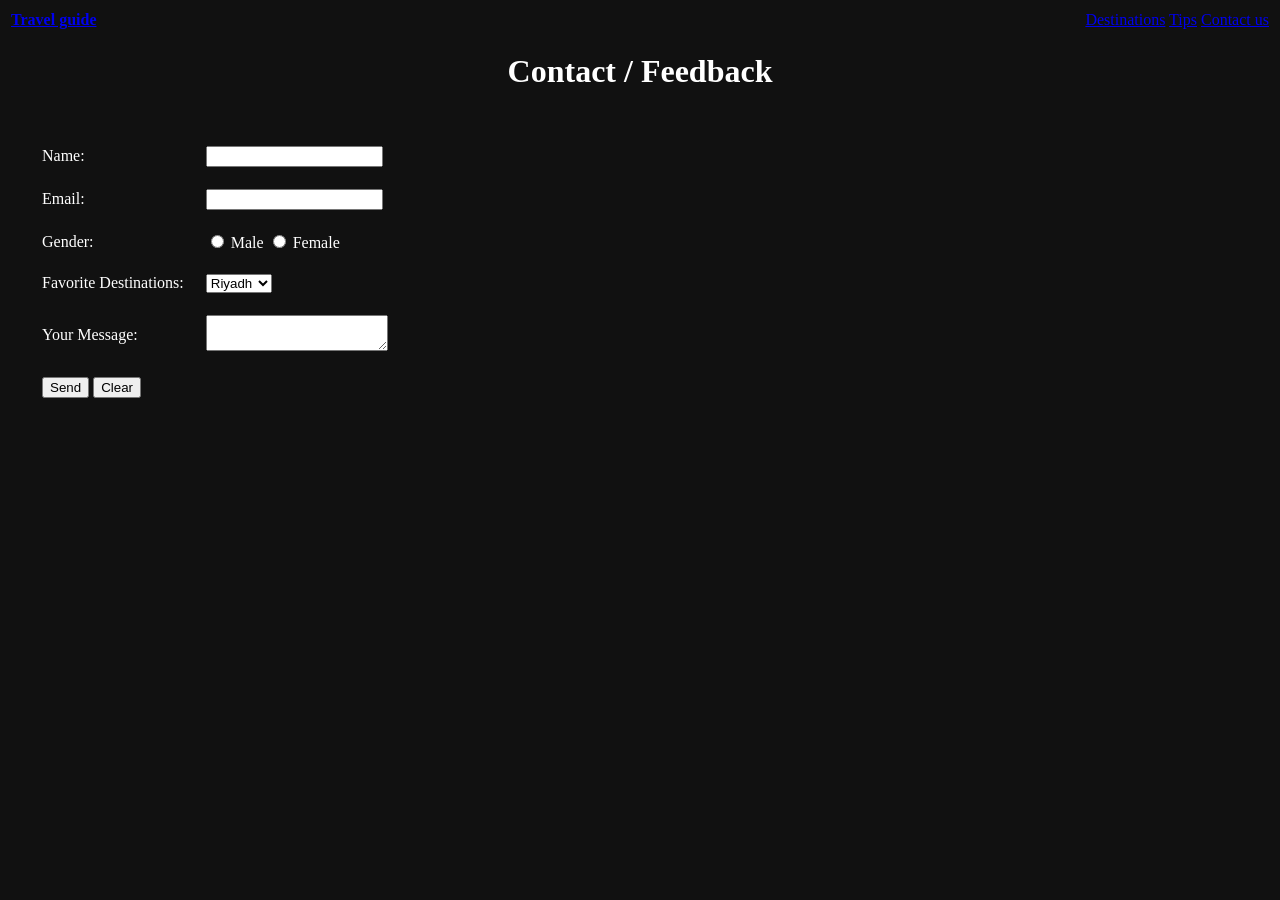
<file: html/introduction/feedback.html>
<!DOCTYPE html>
<html lang="en">
<head>
    <meta charset="UTF-8">
    <meta name="viewport" content="width=device-width, initial-scale=1.0">
    <title>Feedback</title>
</head>

<body>

<body bgcolor="#111111" text="white">

    <table width="100%">
        <tr>
            <td><b><a href="travel_guide.html">Travel guide</a></b></td>
            <td align="right">
                <a href="destinations.html">Destinations</a>
                <a href="travel_tips.html">Tips</a>
                <a href="feedback.html">Contact us</a>
            </td>
        </tr>
    </table>

    <h1 align="center">Contact / Feedback</h1>

    <table width="100%" cellpadding="20">
        <tr>
            <td>
                <form>
                    <table cellpadding="10">
                        <tr>
                            <td>Name:</td>
                            <td><input type="text" name="name"></td>
                        </tr>
                        <tr>
                            <td>Email:</td>
                            <td><input type="text" name="email"></td>
                        </tr>
                        <tr>
                            <td>Gender:</td>
                            <td>
                                <input type="radio" name="gender"> Male
                                <input type="radio" name="gender"> Female
                            </td>
                        </tr>
                        <tr>
                            <td>Favorite Destinations:</td>
                            <td>
                                <select name="destination" >
                                    <option>Riyadh</option>
                                    <option>Jeddah</option>
                                    <option>Mecca</option>
                                    <option>Al-Ula</option>
                                </select>
                            </td>
                        </tr>
                        <tr>
                            <td>Your Message: </td>
                            <td>
                                <textarea name="message"></textarea>
                            </td>
                        </tr>
                        <tr>
                            <td>
                                <button type="submit">Send</button>
                                <button type="reset">Clear</button>
                            </td>
                        </tr>

                    </table>
                </form>
            </td>
        </tr>
    </table>


</body>
</html>
</file>
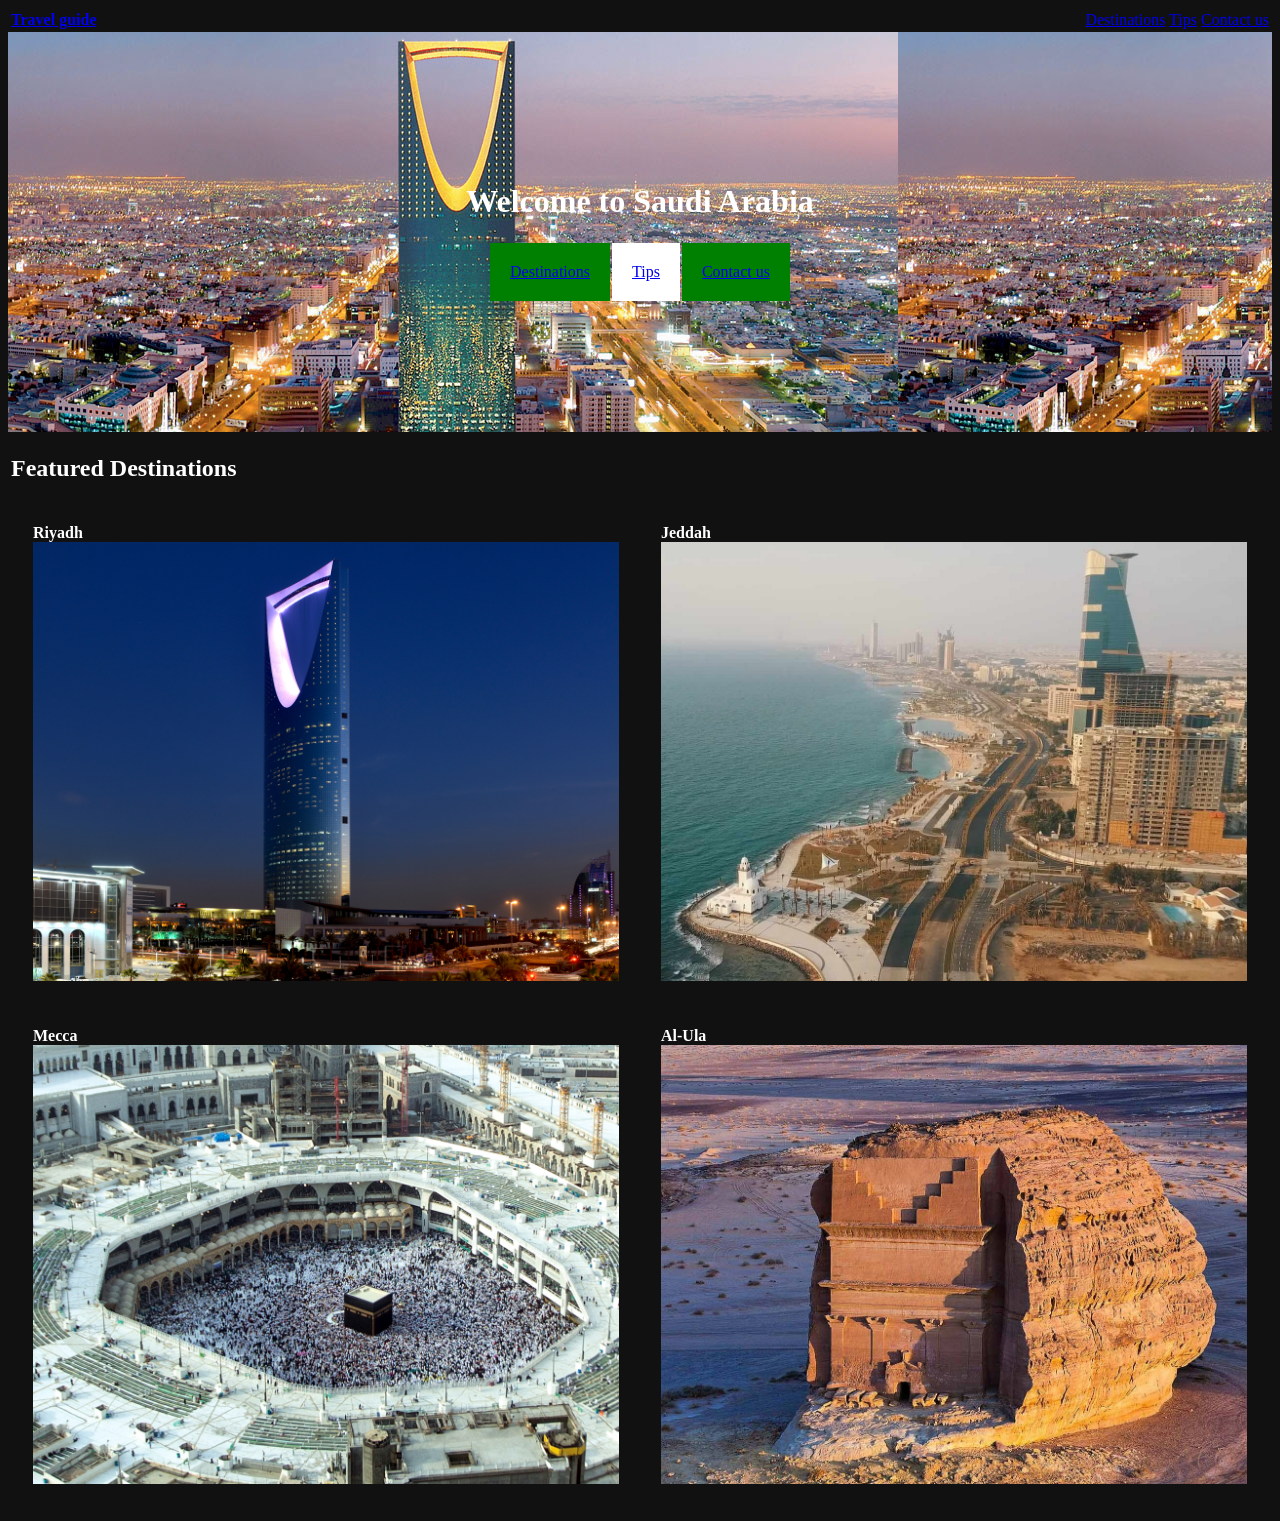
<file: html/introduction/travel_guide.html>
<!DOCTYPE html>
<html lang="en">
<head>
    <meta charset="UTF-8">
    <meta name="viewport" content="width=device-width, initial-scale=1.0">
    <title>Travel guide</title>
</head>



<body bgcolor="#111111" text="white">

    <table width="100%">
        <tr>
            <td><b><a href="travel_guide.html">Travel guide</a></b></td>
            <td align="right">
                <a href="destinations.html">Destinations</a>
                <a href="travel_tips.html">Tips</a>
                <a href="feedback.html">Contact us</a>
            </td>
        </tr>
    </table>

    <table width="100%" height="400" background="Riyadh-The-Dead-Center-of-the-Saudi-Arabia-Kingdom1[1].jpg">
        <tr>
            <td align="center">
                <h1>Welcome to Saudi Arabia</h1>

                <table cellpadding="20">
                    <tr>
                        <td bgcolor="green"><a href="destinations.html">Destinations</a></td>
                        <td bgcolor="white"><a href="travel_tips.html">Tips</a></td>
                        <td bgcolor="green"><a href="feedback.html">Contact us</a></td>
                    </tr>
                </table>


            </td>
        </tr>
    </table>

    <table width="100%">
        <tr>
            <td>
                <h2>Featured Destinations</h2>
                <table width="100%" cellpadding="20">
                    <tr>
                        <td>
                            <b>Riyadh</b>
                            <img src="Riyadh.jpg" alt="" width="100%">
                        </td>
                        <td>
                            <b>Jeddah</b>
                            <img src="jeddah1.jpeg" alt="" width="100%">
                        </td>
                    </tr>

                    <tr>
                        <td>
                            <b>Mecca</b>
                            <img src="Mecca1.jpg" alt="" width="100%">
                        </td>
                        <td>
                            <b>Al-Ula</b>
                            <img src="AlUla.jpg" alt="" width="100%">
                        </td>
                    </tr>

                </table>
            </td>
        </tr>


    </table>


</body>
</html>
</file>
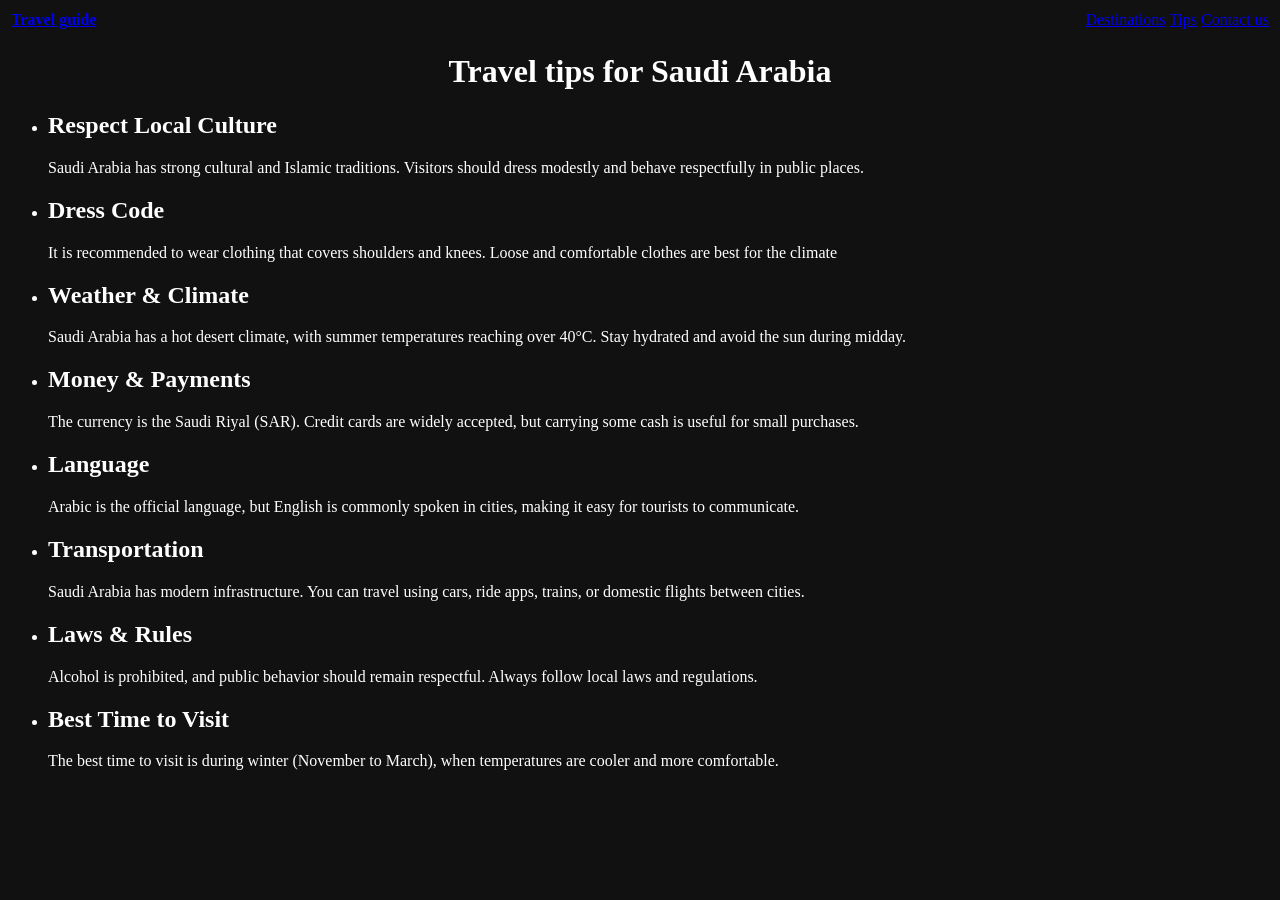
<file: html/introduction/travel_tips.html>
<!DOCTYPE html>
<html lang="en">
<head>
    <meta charset="UTF-8">
    <meta name="viewport" content="width=device-width, initial-scale=1.0">
    <title>Travel Tips</title>
</head>

<body>

<body bgcolor="#111111" text="white">

    <table width="100%">
        <tr>
            <td><b><a href="travel_guide.html">Travel guide</a></b></td>
            <td align="right">
                <a href="destinations.html">Destinations</a>
                <a href="travel_tips.html">Tips</a>
                <a href="feedback.html">Contact us</a>
            </td>
        </tr>
    </table>

    <h1 align="center">Travel tips for Saudi Arabia</h1>

    <ul>
       
        <li>
            <h2>Respect Local Culture</h2>
            <p>Saudi Arabia has strong cultural and Islamic traditions. Visitors should dress modestly and behave respectfully in public places.</p>
        </li>
       

      
        <li>
            <h2>Dress Code</h2>
            <p>It is recommended to wear clothing that covers shoulders and knees. Loose and comfortable clothes are best for the climate</p>
        </li>
       

        
        <li>
            <h2>Weather & Climate</h2>
            <p>Saudi Arabia has a hot desert climate, with summer temperatures reaching over 40°C. Stay hydrated and avoid the sun during midday.</p>
        </li>
        

        
        <li>
            <h2>Money & Payments</h2>
            <p>The currency is the Saudi Riyal (SAR). Credit cards are widely accepted, but carrying some cash is useful for small purchases.</p>
        </li>
        

       
        <li>
            <h2>Language</h2>
            <p>Arabic is the official language, but English is commonly spoken in cities, making it easy for tourists to communicate.</p>
        </li>
       

        
        <li>
            <h2>Transportation</h2>
            <p>Saudi Arabia has modern infrastructure. You can travel using cars, ride apps, trains, or domestic flights between cities.</p>
        </li>
        

        
        <li>
            <h2>Laws & Rules</h2>
            <p>Alcohol is prohibited, and public behavior should remain respectful. Always follow local laws and regulations.</p>
        </li>
        

    
        <li>
            <h2>Best Time to Visit</h2>
            <p>The best time to visit is during winter (November to March), when temperatures are cooler and more comfortable.</p>
        </li>
        
    </ul>
    

</body>
</html>
</file>
<file: article/ai/style.css>
body {
    font-family: serif;
    background-color: #fcfcfc;
}

.navbar {
    background-color: white;
    border-bottom: 1px solid black;
}

.navbar-brand {
    font-weight: bold;
    font-size: small;
    letter-spacing: 1px;
}

.nav-link {
    color: #333;
    margin-right: 15px;
    font-weight: 500;
}

.nav-link:hover {
    color: #0d6efd;
}

.search-box {
    max-width: 200px;
}

.search-box input {
    border-radius: 20px;
    padding-left: 15px;
}

.article-header {
    margin-top: 40px;
}

.article-title {
    font-size: 2.55rem;
    font-weight: bold;
}

.article-note {
    color: gray;
    margin-top: 20px;
}

 .article-img {
    display: block;
    width: 80%;
    border-radius: 10px;
    margin: 20px auto;
 }
 @keyframes fadeIn {
    from { opacity: 0;}
    to { opacity: 1;}
 }

 .article-content {
    font-size: 1rem;
    line-height: 1.8;
    margin-bottom: 20px;
    animation: fadeIn 2s ease-in;
 }

 .article-content h3 {
    margin-top: 40px;
    margin-bottom: 20px;
 }

 .video-container {
    margin: 40px 0;
 }
</file>
<file: careers/cv/style.css>
body {
    margin: 0;
    font-family: 'inter', sans-serif;
    background: #0f1117;
}

.main {
    min-height: 100vh;
    position: relative;
    padding: 60px;
}

.corner {
    position: absolute;
    width: 120px;
    height: 120px;
    border: 6px solid #c9b46b;
}

.top-left {
    top: 20px;
    left: 20px;
    border-right: none;
    border-bottom: none;
}

.bottom-right {
    bottom: 20px;
    right: 20px;
    border-left: none;
    border-top: none;
}

.intro{
    border-left: 3px solid #c9b46b;
    color: #bcbcbc;
    max-width: 500px;
}

.intro p {
    font-size: 14px;
    line-height: 1.6;
}

.info-box {
    padding-left: 15px;
    border-left: 3px solid #c9b46b;
}

.projects {
    display: flex;
    flex-wrap: wrap;
    gap: 10px;
}

.projects a {
    text-decoration: none;
    font-size: 13px;
    color: #bcbcbc;
    border: 1px solid #2a2d36;
    padding: 6px 12px;
    border-radius: 20px;
    transition: all 0.25s ease;
}

.projects a:hover {
    color: #0f1117;
    background: #c9b46b;
    border-color: #c9b46b;
    transform: translateX(-2px);
}

.timeline {
    position: relative;
}

.timeline::before {
    content: "";
    position: absolute;
    left: -3px;
    top: 0;
    width: 3px;
    height: 100%;
    background: #c9b46b;
}

.timeline-item  {
    position: relative;
    padding-left: 20px;
    margin-bottom: 25px;
}

.timeline-item::before {
    content: "";
    position: absolute;
    left: -9px;
    top: 5px;
    width: 10px;
    height: 10px;
    background: #c9b46b;
    border-radius: 50%;
}

.timeline-date {
    font-size: 12px;
    color: #888;
    display: block;
    margin-bottom: 5px;
}

.timeline-item h6 {
    margin: 0;
    font-weight: 500;
}

.timeline-item p {
    font-size: 13px;
    color: #bcbcbc;
    margin: 5px 0 0;
}

.icons {
    position: absolute;
    top: 20px;
    right: 30px;
}
 .icons .icon {
    color: #888;
    margin-left: 18px;
    font-size: 18px;
    transition: all 0.25s ease;
}

.icons .icon:hover {
    color: #c9b46b;
    transform: translateY(-2px);
}
</file>
<file: css/introduction/style.css>
body {
    font-family: Arial, sans-serif;
    background-color: #111;
    color: white;
    line-height: 1.6;
}
.navbar {
    display: flex;
    justify-content: space-between;
    padding: 15px 30px;
    background-color: #111;
}
.navbar a {
    color: white;
    text-decoration: none;
    margin-left: 20px;
    font-weight: bold;
}
.navbar a:hover {
    color:antiquewhite;
}
.header {
    height: 400px;
    background-image: url("Riyadh-The-Dead-Center-of-the-Saudi-Arabia-Kingdom1[1].jpg");
    background-size: cover;
    background-position: center;
    display: flex;
    justify-content: center;
    align-items: center;
    text-align: center;
}
.header h1 {
    font-size: 40px;
    background: rgba(18, 18, 18, 0.361);
    padding: 15px 30px;
    border-radius: 10px;
}
.btn {
    padding: 10px 20px;
    margin: 10px;
    border: none;
    cursor: pointer;
    font-weight: bold;
    border-radius: 5px;
}
.btn-green {
    background-color: green;
}
.btn-white {
    background-color: white;
}
.btn:hover {
    color:gold;
}
.section {
    padding: 40px;
}
.cards {
    display: flex;
    gap: 20px;
    flex-wrap: wrap;
}
.card {
    background-color: #111;
    border-radius: 10px;
    overflow: hidden;
    flex: 1 1 calc(50% - 20px);
    transition: transform 0.3s;
}
.card:hover {
    transform: scale(1.05);
}
.card img {
    width: 100%;
}
.card h3 {
    padding: 10px;
}

ul {
    padding: 20px;   
}
li {
    margin-bottom: 20px;
}
form {
    max-width: 500px;
    margin: auto;
}
input, textarea, select {
    width: 100%;
    padding: 10px;
    margin-top: 5px;
    margin-bottom: 15px;
    border-radius: 5px;
    border: none;
}
button {
    padding: 10px 15px;
    border: none;
    cursor: pointer;
}
</file>
